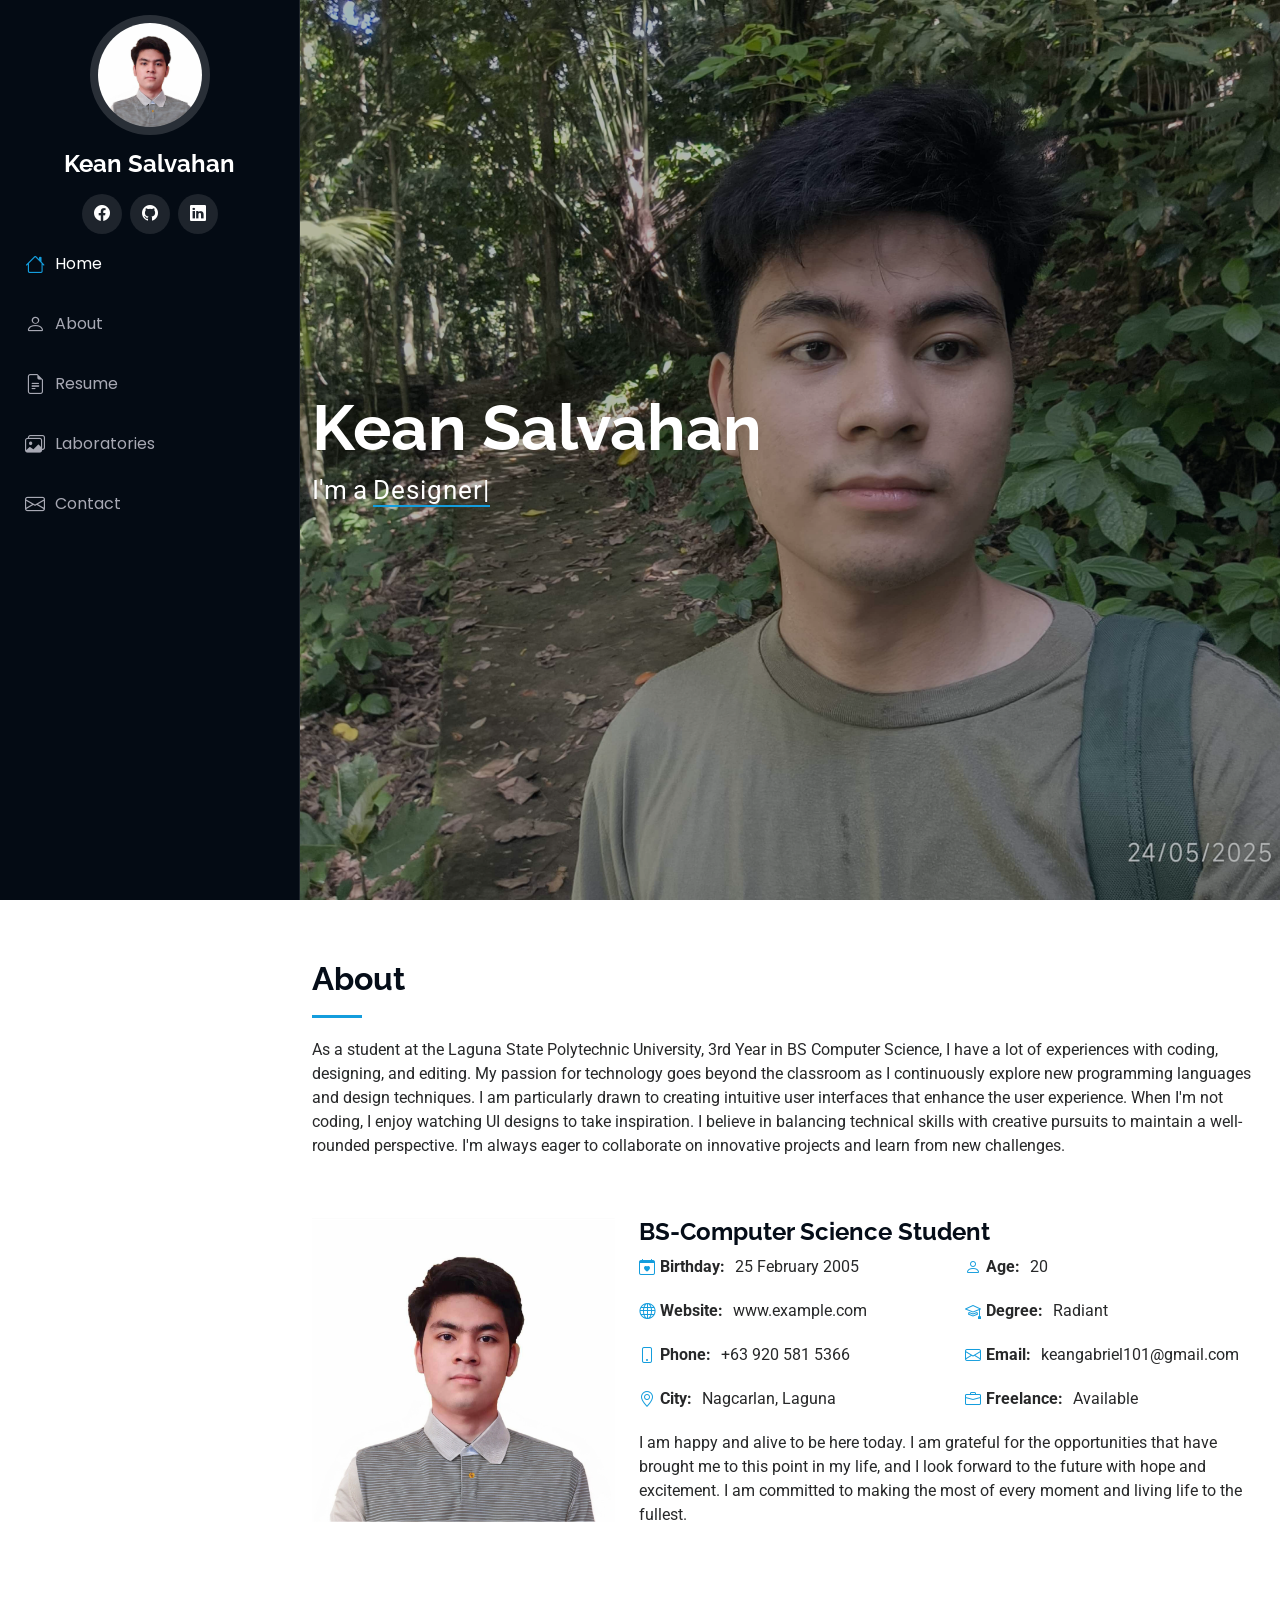
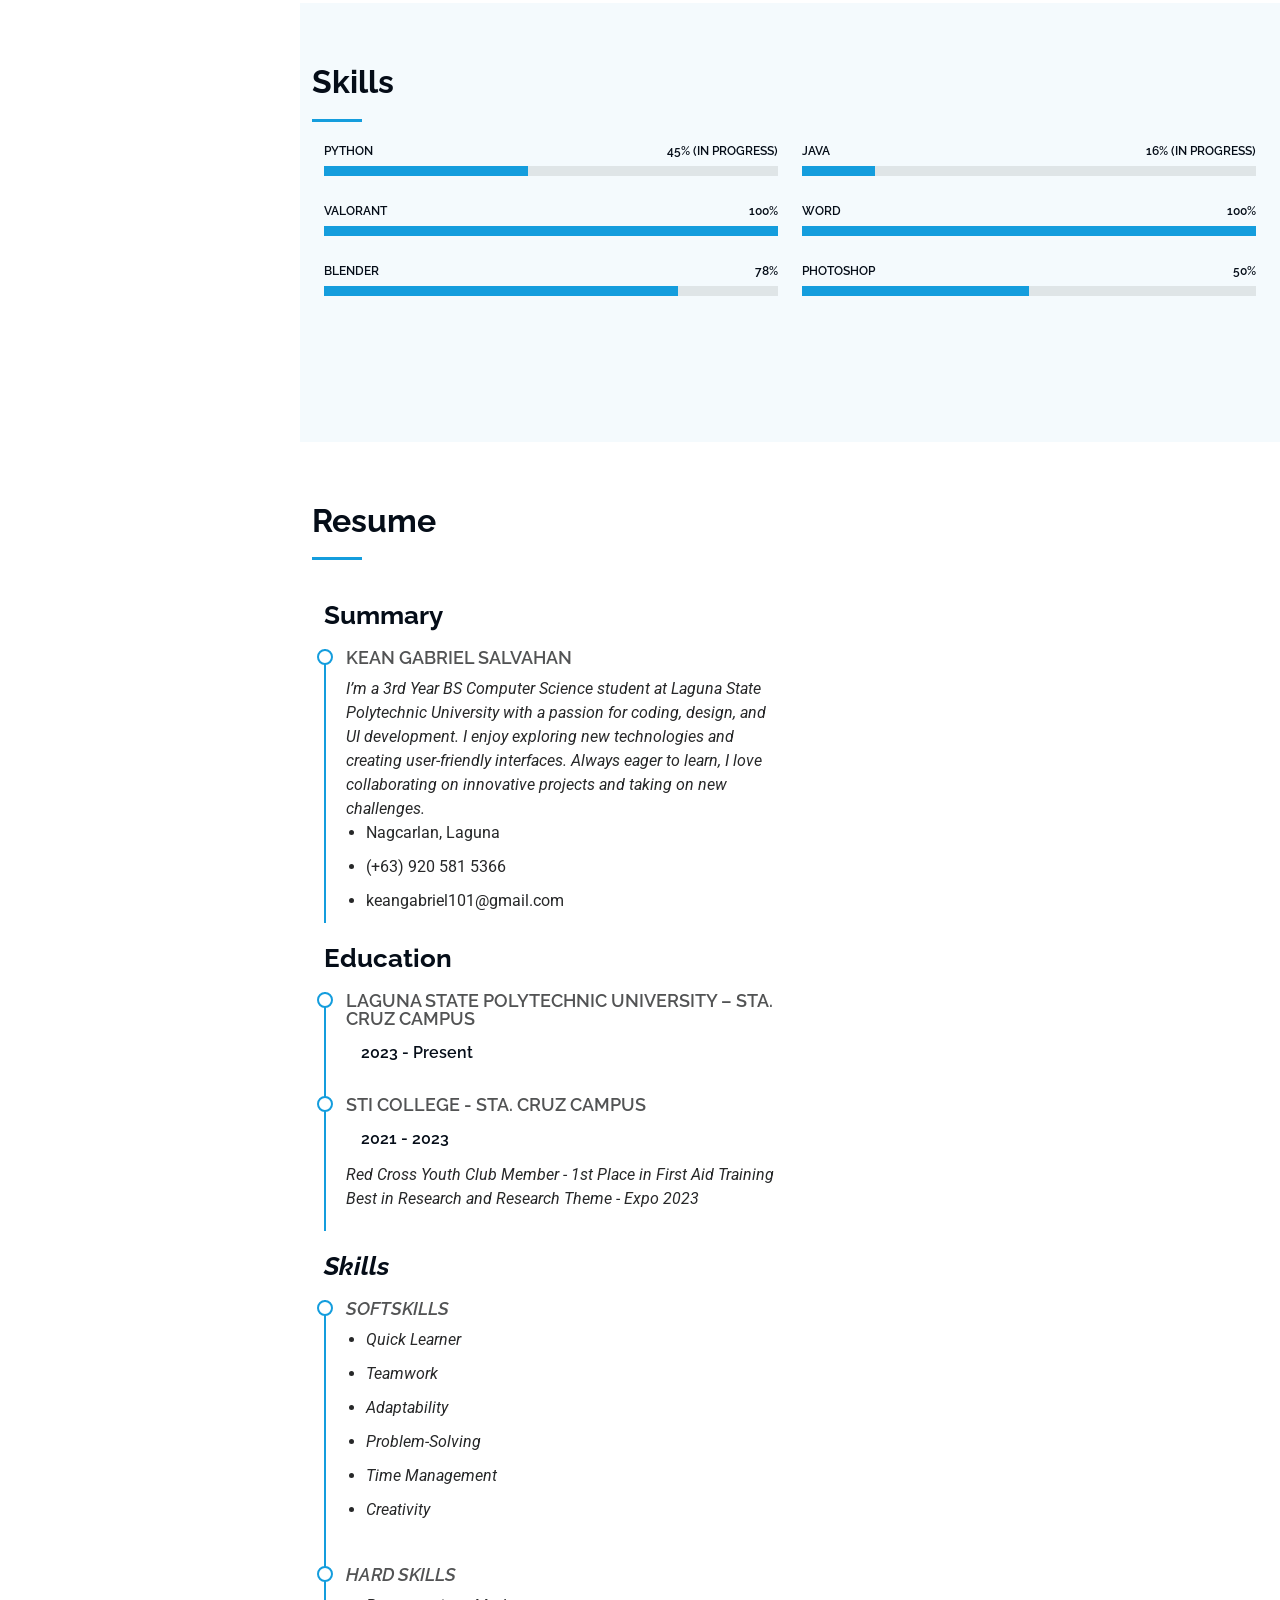
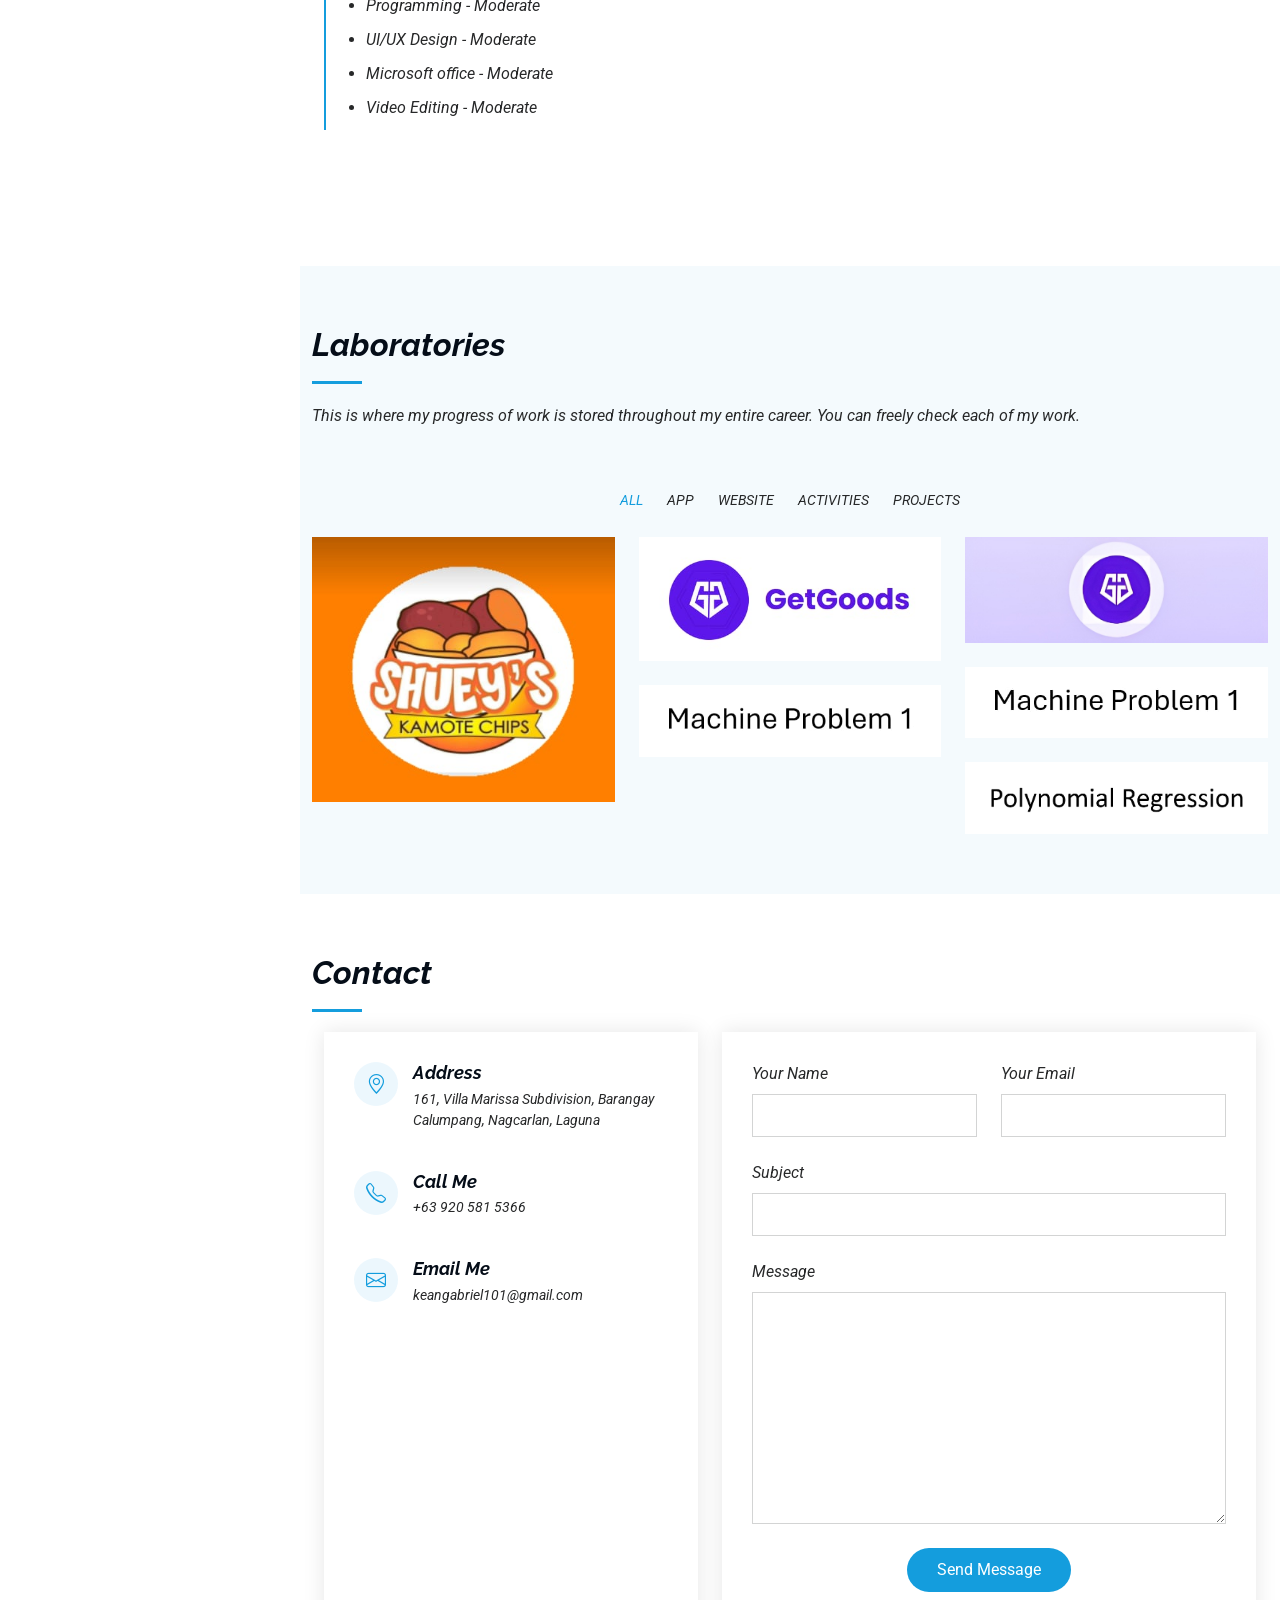
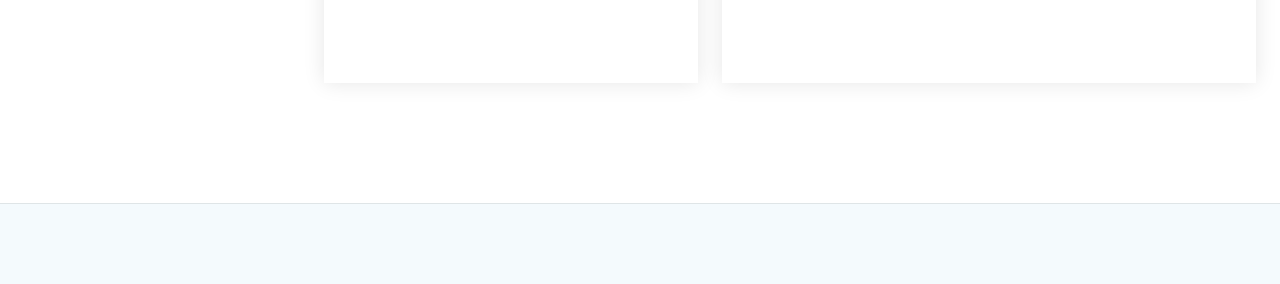
<file: index.html>
<!DOCTYPE html>
<html lang="en">

<head>
  <meta charset="utf-8">
  <meta content="width=device-width, initial-scale=1.0" name="viewport">
  <title>Kean Salvahan Portfolio</title>
  <meta content="" name="description">
  <meta content="" name="keywords">

  <!-- Favicons -->
  <link href="assets/img/favicon.png" rel="icon">
  <link href="assets/img/apple-touch-icon.png" rel="apple-touch-icon">

  <!-- Fonts -->
  <link href="https://fonts.googleapis.com" rel="preconnect">
  <link href="https://fonts.gstatic.com" rel="preconnect" crossorigin>
  <link href="https://fonts.googleapis.com/css2?family=Roboto:ital,wght@0,100;0,300;0,400;0,500;0,700;0,900;1,100;1,300;1,400;1,500;1,700;1,900&family=Poppins:ital,wght@0,100;0,200;0,300;0,400;0,500;0,600;0,700;0,800;0,900;1,100;1,200;1,300;1,400;1,500;1,600;1,700;1,800;1,900&family=Raleway:ital,wght@0,100;0,200;0,300;0,400;0,500;0,600;0,700;0,800;0,900;1,100;1,200;1,300;1,400;1,500;1,600;1,700;1,800;1,900&display=swap" rel="stylesheet">

  <!-- Vendor CSS Files -->
  <link href="assets/vendor/bootstrap/css/bootstrap.min.css" rel="stylesheet">
  <link href="assets/vendor/bootstrap-icons/bootstrap-icons.css" rel="stylesheet">
  <link href="assets/vendor/aos/aos.css" rel="stylesheet">
  <link href="assets/vendor/glightbox/css/glightbox.min.css" rel="stylesheet">
  <link href="assets/vendor/swiper/swiper-bundle.min.css" rel="stylesheet">

  <!-- Main CSS File -->
  <link href="assets/css/main.css" rel="stylesheet">

  <!-- =======================================================
  * Template Name: iPortfolio
  * Template URL: https://bootstrapmade.com/iportfolio-bootstrap-portfolio-websites-template/
  * Updated: Jun 29 2024 with Bootstrap v5.3
  * Author: BootstrapMade.com
  * License: https://bootstrapmade.com/license/
  ======================================================== -->
  
  <!-- Added for CSST102-3B-AY2526 project -->
  <!-- New laboratory activity added -->
</head>

<body class="index-page">

  <header id="header" class="header dark-background d-flex flex-column">
    <i class="header-toggle d-xl-none bi bi-list"></i>

    <div class="profile-img">
      <img src="assets/img/pogi1.png" alt="" class="img-fluid rounded-circle">
    </div>

    <a href="index.html" class="logo d-flex align-items-center justify-content-center">
      <!-- Uncomment the line below if you also wish to use an image logo -->
      <!-- <img src="assets/img/logo.png" alt=""> -->
      <h1 class="sitename">Kean Salvahan</h1>
    </a>

    <div class="social-links text-center">
      
      <a href="https://www.facebook.com/knslvhn" class="facebook"><i class="bi bi-facebook"></i></a>
      <a href="https://github.com/kenji0011" class="github"><i class="bi bi-github"></i></a>
      <a href="https://www.linkedin.com/in/salvahan-kean-gabriel-e-06760537b" class="linkedin"><i class="bi bi-linkedin"></i></a>
    </div>

    <!-- NAVIGATION MENU-->
    <nav id="navmenu" class="navmenu">
      <ul>
        <li><a href="#hero" class="active"><i class="bi bi-house navicon"></i>Home</a></li>
        <li><a href="#about"><i class="bi bi-person navicon"></i> About</a></li>
        <li><a href="#resume"><i class="bi bi-file-earmark-text navicon"></i> Resume</a></li>
        <li><a href="#portfolio"><i class="bi bi-images navicon"></i> Laboratories</a></li>
        <!-- Removed Projects from navmenu -->
        <li><a href="#contact"><i class="bi bi-envelope navicon"></i> Contact</a></li>
      </ul>
    </nav>

  </header>

  <main class="main">

    <!-- Hero Section -->
    <section id="hero" class="hero section dark-background">

      <img src="assets/img/pogi3.jpg" alt="" data-aos="fade-in" class="">

      <div class="container" data-aos="fade-up" data-aos-delay="100">
        <h2>Kean Salvahan</h2>
        <p>I'm a <span class="typed" data-typed-items="Designer, Developer, Gamer, Photographer">Designer</span><span class="typed-cursor typed-cursor--blink" aria-hidden="true"></span><span class="typed-cursor typed-cursor--blink" aria-hidden="true"></span></p>
      </div>

    </section><!-- /Hero Section -->

    <!-- About Section -->
    <section id="about" class="about section">
      <div class="container section-title" data-aos="fade-up">
        <h2>About</h2>
        <p>As a student at the Laguna State Polytechnic University, 3rd Year in BS Computer Science, I have a lot of experiences with coding, designing, and editing. 

My passion for technology goes beyond the classroom as I continuously explore new programming languages and design techniques. I am particularly drawn to creating intuitive user interfaces that enhance the user experience.

When I'm not coding, I enjoy watching UI designs to take inspiration. I believe in balancing technical skills with creative pursuits to maintain a well-rounded perspective.

I'm always eager to collaborate on innovative projects and learn from new challenges.</p>
      </div><!-- End Section Title -->

      <div class="container" data-aos="fade-up" data-aos-delay="100">
        <div class="about-card">
          <div class="row gy-4 justify-content-center">
            <div class="col-lg-4 profile-img">
              <img src="assets/img/pogi1.png" class="img-fluid" alt="Profile">
            </div>
            <div class="col-lg-8 content">
              <h2>BS-Computer Science Student</h2>
              <div class="row">
                <div class="col-lg-6">
                  <ul>
                    <li><i class="bi bi-calendar-heart"></i> <strong>Birthday: </strong> <span> 25 February 2005</span></li>
                    <li><i class="bi bi-globe"></i> <strong>Website: </strong> <span> www.example.com</span></li>
                    <li><i class="bi bi-phone"></i> <strong>Phone: </strong> <span> +63 920 581 5366</span></li>
                    <li><i class="bi bi-geo-alt"></i> <strong>City: </strong> <span> Nagcarlan, Laguna</span></li>
                  </ul>
                </div>
                <div class="col-lg-6">
                  <ul>
                    <li><i class="bi bi-person"></i> <strong>Age:</strong> <span> 20</span></li>
                    <li><i class="bi bi-mortarboard"></i> <strong>Degree:</strong> <span> Radiant</span></li>
                    <li><i class="bi bi-envelope"></i> <strong>Email:</strong> <span> keangabriel101@gmail.com</span></li>
                    <li><i class="bi bi-briefcase"></i> <strong>Freelance:</strong> <span> Available</span></li>
                  </ul>
                </div>
              </div>
              <p>
                I am happy and alive to be here today. I am grateful for the opportunities that have brought me to this point in my life, and I look forward to the future with hope and excitement. I am committed to making the most of every moment and living life to the fullest.
              </p>
            </div>
          </div>
        </div>
      </div>
    </section><!-- /About Section -->

    <!-- Stats Section -->
    

    <!-- Skills Section -->
    <section id="skills" class="skills section light-background">

      <!-- Section Title -->
      <div class="container section-title" data-aos="fade-up">
        <h2>Skills</h2>
        
      <!-- End Section Title -->

      <div class="container" data-aos="fade-up" data-aos-delay="100">

        <div class="row skills-content skills-animation">

          <div class="col-lg-6">

            <div class="progress">
              <span class="skill"><span>Python</span> <i class="val">45% (In Progress)</i></span>
              <div class="progress-bar-wrap">
                <div class="progress-bar" role="progressbar" aria-valuenow="45" aria-valuemin="0" aria-valuemax="100"></div>
              </div>
            </div><!-- End Skills Item -->

            <div class="progress">
              <span class="skill"><span>Valorant</span> <i class="val">100%</i></span>
              <div class="progress-bar-wrap">
                <div class="progress-bar" role="progressbar" aria-valuenow="100" aria-valuemin="0" aria-valuemax="100"></div>
              </div>
            </div><!-- End Skills Item -->

            <div class="progress">
              <span class="skill"><span>Blender</span> <i class="val">78%</i></span>
              <div class="progress-bar-wrap">
                <div class="progress-bar" role="progressbar" aria-valuenow="78" aria-valuemin="0" aria-valuemax="100"></div>
              </div>
            </div><!-- End Skills Item -->

          </div>

          <div class="col-lg-6">

            <div class="progress">
              <span class="skill"><span>Java</span> <i class="val">16% (In Progress)</i></span>
              <div class="progress-bar-wrap">
                <div class="progress-bar" role="progressbar" aria-valuenow="16" aria-valuemin="0" aria-valuemax="100"></div>
              </div>
            </div><!-- End Skills Item -->

            <div class="progress">
              <span class="skill"><span>Word</span> <i class="val">100%</i></span>
              <div class="progress-bar-wrap">
                <div class="progress-bar" role="progressbar" aria-valuenow="100" aria-valuemin="0" aria-valuemax="100"></div>
              </div>
            </div><!-- End Skills Item -->

            <div class="progress">
              <span class="skill"><span>Photoshop</span> <i class="val">50%</i></span>
              <div class="progress-bar-wrap">
                <div class="progress-bar" role="progressbar" aria-valuenow="50" aria-valuemin="0" aria-valuemax="100"></div>
              </div>
            </div><!-- End Skills Item -->

          </div>

        </div>

      </div>

    </section><!-- /Skills Section -->

    <!-- Resume Section -->
    <section id="resume" class="resume section">

      <!-- Section Title -->
      <div class="container section-title" data-aos="fade-up">
        <h2>Resume</h2>
        <!-- End Section Title -->

      <div class="container">

        <div class="row">

          <div class="col-lg-6" data-aos="fade-up" data-aos-delay="100">
            <h3 class="resume-title">Summary</h3>

            <div class="resume-item pb-0">
              <h4>Kean Gabriel Salvahan</h4>
              <p><em>I’m a 3rd Year BS Computer Science student at Laguna State Polytechnic University with a passion for coding, design, and UI development. I enjoy exploring new technologies and creating user-friendly interfaces. Always eager to learn, I love collaborating on innovative projects and taking on new challenges.</em></p>
              <ul>
                <li>Nagcarlan, Laguna</li>
                <li>(+63) 920 581 5366</li>
                <li>keangabriel101@gmail.com</li>
              </ul>
            </div><!-- Edn Resume Item -->

            <h3 class="resume-title">Education</h3>
            <div class="resume-item">
              <h4>Laguna State Polytechnic University – Sta. Cruz Campus</h4>
              <h5>2023 - Present</h5>
              
            </div><!-- Edn Resume Item -->

            <div class="resume-item">
              <h4>STI College - Sta. Cruz Campus</h4>
              <h5>2021 - 2023</h5>
              <p><em>Red Cross Youth Club Member - 1st Place in First Aid Training
              <br>Best in Research and Research Theme - Expo 2023</p>
            </div><!-- Edn Resume Item -->

          </div>

          <div class="col-lg-6" data-aos="fade-up" data-aos-delay="200">
            <h3 class="resume-title">Skills</h3>
            <div class="resume-item">
              <h4>SoftSkills</h4>
              
              <ul>
                <li>Quick Learner</li>
                <li>Teamwork</li>
                <li>Adaptability</li>
                <li>Problem-Solving</li>
                <li>Time Management</li>
                <li>Creativity</li>

            
              </ul>
            </div><!-- Edn Resume Item -->

            <div class="resume-item">
              <h4>Hard Skills</h4>
              
              
              <ul>
                <li>Programming - Moderate</li>
                <li>UI/UX Design - Moderate</li>
                <li>Microsoft office - Moderate</li>
                <li>Video Editing - Moderate</li>
                
              </ul>
            </div><!-- Edn Resume Item -->

          </div>

        </div>

      </div>

    </section><!-- /Resume Section -->

    <!-- Portfolio Section -->
    <section id="portfolio" class="portfolio section light-background">

      <!-- Removed Projects Section -->

      <!-- Section Title -->
      <div class="container section-title" data-aos="fade-up">
        <h2>Laboratories</h2>
        <p>This is where my progress of work is stored throughout my entire career. You can freely check each of my work.</p>
      </div><!-- End Section Title -->

      <div class="container">

        <div class="isotope-layout" data-default-filter="*" data-layout="masonry" data-sort="original-order">

          <ul class="portfolio-filters isotope-filters" data-aos="fade-up" data-aos-delay="100">
            <li data-filter="*" class="filter-active">All</li>
            <li data-filter=".filter-app">App</li>
            <li data-filter=".filter-website">Website</li>
            <li data-filter=".filter-activities">Activities</li>
            <li data-filter=".filter-projects">Projects</li>
          </ul><!-- End Portfolio Filters -->

          <div class="row gy-4 isotope-container" data-aos="fade-up" data-aos-delay="200">

            <div class="col-lg-4 col-md-6 portfolio-item isotope-item filter-projects">
              <div class="portfolio-content h-100">
                <img src="assets/img/shueyschips.jpg" class="img-fluid" alt="">
                <div class="portfolio-info">
                  <h4>Projects</h4>
                  <p>Shuey's Kamote Chips</p>
                  <a href="assets/img/shueyschips.jpg" title="Shuey's kamote Chips - Windows Forms" data-gallery="portfolio-gallery-product" class="glightbox preview-link"><i class="bi bi-zoom-in"></i></a>
                  <a href="shueyschips.html" title="Shuey's Kamote Chips Details" class="details-link"><i class="bi bi-link-45deg"></i></a>
                </div>
              </div>
            </div><!-- End Portfolio Item -->

            <div class="col-lg-4 col-md-6 portfolio-item isotope-item filter-website">
              <div class="portfolio-content h-100">
                <img src="assets/img/getgoodsapp.jpg" class="img-fluid" alt="">
                <div class="portfolio-info">
                  <h4>Website</h4>
                  <p>GetGoods Shopping</p>
                  <a href="assets/img/getgoodsapp.jpg" title="Website: GetGoods E-Commerce" data-gallery="portfolio-gallery-app" class="glightbox preview-link"><i class="bi bi-zoom-in"></i></a>
                  <a href="portfolio-details.html" title="More Details" class="details-link"><i class="bi bi-link-45deg"></i></a>
                </div>
              </div>
            </div><!-- End Portfolio Item -->

            <div class="col-lg-4 col-md-6 portfolio-item isotope-item filter-app">
              <div class="portfolio-content h-100">
                <img src="assets/img/ggm.jpg" class="img-fluid" alt="">
                <div class="portfolio-info">
                  <h4>App </h4>
                  <p>GetGoods Mobile App</p>
                  <a href="assets/img/portfolio/branding-1.jpg" title="Branding 1" data-gallery="portfolio-gallery-branding" class="glightbox preview-link"><i class="bi bi-zoom-in"></i></a>
                  <a href="mobileapp.html" title="More Details" class="details-link"><i class="bi bi-link-45deg"></i></a>
                </div>
              </div>
            </div><!-- End Portfolio Item -->


            <div class="col-lg-4 col-md-6 portfolio-item isotope-item filter-activities">
    <div class="portfolio-content h-100">
      <img src="assets/img/mp1.jpg" class="img-fluid" alt="Activities">
      <div class="portfolio-info">
        <h4>Activities</h4>
        <p>CSST101-3B-AY2526</p>
        <a href="assets/img/mp1.jpg" title="Machine Problem 1 - Google Colab" data-gallery="portfolio-gallery-activities" class="glightbox preview-link"><i class="bi bi-zoom-in"></i></a>
        <a href="https://github.com/kenji0011/CSST101-3B-AY2526.git" title="More Details" class="details-link"><i class="bi bi-link-45deg"></i></a>
      </div>
    </div>
  </div><!-- End Portfolio Item -->

            <div class="col-lg-4 col-md-6 portfolio-item isotope-item filter-activities">
    <div class="portfolio-content h-100">
      <img src="assets/img/mp1.jpg" class="img-fluid" alt="Activities">
      <div class="portfolio-info">
        <h4>Activities</h4>
        <p>CSST102-3B-AY2526</p>
        <a href="assets/img/mp1.jpg" title="Machine Problem 1 - Google Colab " data-gallery="portfolio-gallery-activities" class="glightbox preview-link"><i class="bi bi-zoom-in"></i></a>
        <a href="https://github.com/kenji0011/CSST102-3B-AY2526.git" title="More Details" class="details-link"><i class="bi bi-link-45deg"></i></a>
      </div>
    </div>
  </div><!-- End Portfolio Item -->

          <div class="col-lg-4 col-md-6 portfolio-item isotope-item filter-activities">
    <div class="portfolio-content h-100">
      <img src="assets/img/poly.jpg" class="img-fluid" alt="Activities">
      <div class="portfolio-info">
        <h4>Activities</h4>
        <p>CSST102-3B-AY2526</p>
        <a href="assets/img/poly.jpg" title="Topic 3 - Polynomial Regression" data-gallery="portfolio-gallery-activities" class="glightbox preview-link"><i class="bi bi-zoom-in"></i></a>
        <a href="https://github.com/kenji0011/CSST102-3B-AY2526.git" title="More Details" class="details-link"><i class="bi bi-link-45deg"></i></a>
      </div>
    </div>
  </div>



          </div><!-- End Portfolio Container -->

        </div>

      </div>

    </section><!-- /Portfolio Section -->

    

    
    <!-- Contact Section -->
    <section id="contact" class="contact section">

      <!-- Section Title -->
      <div class="container section-title" data-aos="fade-up">
        <h2>Contact</h2>
        <!-- End Section Title -->

      <div class="container" data-aos="fade-up" data-aos-delay="100">

        <div class="row gy-4">

          <div class="col-lg-5">

            <div class="info-wrap">
              <div class="info-item d-flex" data-aos="fade-up" data-aos-delay="200">
                <i class="bi bi-geo-alt flex-shrink-0"></i>
                <div>
                  <h3>Address</h3>
                  <p>161, Villa Marissa Subdivision, Barangay Calumpang, Nagcarlan, Laguna</p>
                </div>
              </div><!-- End Info Item -->

              <div class="info-item d-flex" data-aos="fade-up" data-aos-delay="300">
                <i class="bi bi-telephone flex-shrink-0"></i>
                <div>
                  <h3>Call Me</h3>
                  <p>+63 920 581 5366</p>
                </div>
              </div><!-- End Info Item -->

              <div class="info-item d-flex" data-aos="fade-up" data-aos-delay="400">
                <i class="bi bi-envelope flex-shrink-0"></i>
                <div>
                  <h3>Email Me</h3>
                  <p>keangabriel101@gmail.com</p>
                </div>
              </div><!-- End Info Item -->

              <iframe src="https://www.google.com/maps/embed?pb=!3m2!1sen!2sph!4v1756984871129!5m2!1sen!2sph!6m8!1m7!1s6NXMjy9i1Hknrg_873xQPg!2m2!1d14.19639685325238!2d121.3987147015894!3f160.9068512809231!4f-25.215870312316284!5f0.7820865974627469" width="400" height="300" style="border:0;" allowfullscreen="" loading="lazy" referrerpolicy="no-referrer-when-downgrade"></iframe>
              
            </div>
          </div>

          <div class="col-lg-7">
            <form action="forms/contact.php" method="post" class="php-email-form" data-aos="fade-up" data-aos-delay="200">
              <div class="row gy-4">

                <div class="col-md-6">
                  <label for="name-field" class="pb-2">Your Name</label>
                  <input type="text" name="name" id="name-field" class="form-control" required="">
                </div>

                <div class="col-md-6">
                  <label for="email-field" class="pb-2">Your Email</label>
                  <input type="email" class="form-control" name="email" id="email-field" required="">
                </div>

                <div class="col-md-12">
                  <label for="subject-field" class="pb-2">Subject</label>
                  <input type="text" class="form-control" name="subject" id="subject-field" required="">
                </div>

                <div class="col-md-12">
                  <label for="message-field" class="pb-2">Message</label>
                  <textarea class="form-control" name="message" rows="10" id="message-field" required=""></textarea>
                </div>

                <div class="col-md-12 text-center">
                  <div class="loading">Loading</div>
                  <div class="error-message"></div>
                  <div class="sent-message">Your message has been sent. Thank you!</div>

                  <button type="submit">Send Message</button>
                </div>

              </div>
            </form>
          </div><!-- End Contact Form -->

        </div>

      </div>

    </section><!-- /Contact Section -->

  </main>

  <footer id="footer" class="footer position-relative light-background">
<!---
    <div class="container">
      <div class="copyright text-center ">
        <p>© <span>Copyright</span> <strong class="px-1 sitename">iPortfolio</strong> <span>All Rights Reserved</span></p>
      </div>
      <div class="credits">
        All the links in the footer should remain intact. 
         You can delete the links only if you've purchased the pro version. 
         Licensing information: https://bootstrapmade.com/license/ 
         Purchase the pro version with working PHP/AJAX contact form: [buy-url] 
        Designed by <a href="https://bootstrapmade.com/">BootstrapMade</a> Distributed by <a href="https://themewagon.com">ThemeWagon</a>
      </div>
    </div>

  </footer>
-->

  <!-- Scroll Top -->
  <a href="#" id="scroll-top" class="scroll-top d-flex align-items-center justify-content-center"><i class="bi bi-arrow-up-short"></i></a>

  <!-- Preloader -->
  <div id="preloader"></div>

  <!-- Vendor JS Files -->
  <script src="assets/vendor/bootstrap/js/bootstrap.bundle.min.js"></script>
  <script src="assets/vendor/php-email-form/validate.js"></script>
  <script src="assets/vendor/aos/aos.js"></script>
  <script src="assets/vendor/typed.js/typed.umd.js"></script>
  <script src="assets/vendor/purecounter/purecounter_vanilla.js"></script>
  <script src="assets/vendor/waypoints/noframework.waypoints.js"></script>
  <script src="assets/vendor/glightbox/js/glightbox.min.js"></script>
  <script src="assets/vendor/imagesloaded/imagesloaded.pkgd.min.js"></script>
  <script src="assets/vendor/isotope-layout/isotope.pkgd.min.js"></script>
  <script src="assets/vendor/swiper/swiper-bundle.min.js"></script>

  <!-- Main JS File -->
  <script src="assets/js/main.js"></script>

</body>

</html>
</file>
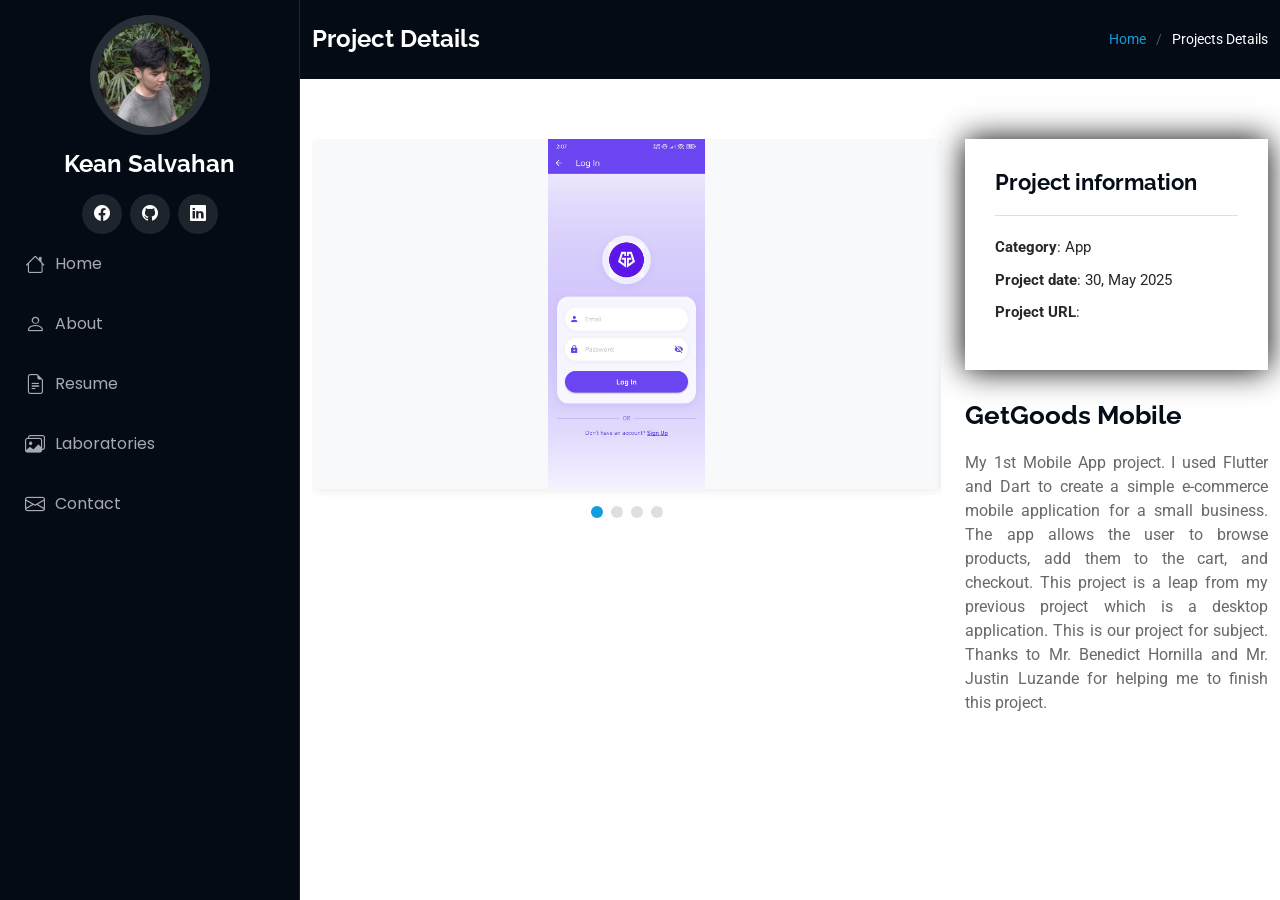
<file: mobileapp.html>
<!DOCTYPE html>
<html lang="en">

<head>
  <meta charset="utf-8">
  <meta content="width=device-width, initial-scale=1.0" name="viewport">
  <title>Projects </title>
  <meta content="" name="description">
  <meta content="" name="keywords">

  <!-- Favicons -->
  <link href="assets/img/favicon.png" rel="icon">
  <link href="assets/img/apple-touch-icon.png" rel="apple-touch-icon">

  <!-- Fonts -->
  <link href="https://fonts.googleapis.com" rel="preconnect">
  <link href="https://fonts.gstatic.com" rel="preconnect" crossorigin>
  <link href="https://fonts.googleapis.com/css2?family=Roboto:ital,wght@0,100;0,300;0,400;0,500;0,700;0,900;1,100;1,300;1,400;1,500;1,700;1,900&family=Poppins:ital,wght@0,100;0,200;0,300;0,400;0,500;0,600;0,700;0,800;0,900;1,100;1,200;1,300;1,400;1,500;1,600;1,700;1,800;1,900&family=Raleway:ital,wght@0,100;0,200;0,300;0,400;0,500;0,600;0,700;0,800;0,900;1,100;1,200;1,300;1,400;1,500;1,600;1,700;1,800;1,900&display=swap" rel="stylesheet">

  <!-- Vendor CSS Files -->
  <link href="assets/vendor/bootstrap/css/bootstrap.min.css" rel="stylesheet">
  <link href="assets/vendor/bootstrap-icons/bootstrap-icons.css" rel="stylesheet">
  <link href="assets/vendor/aos/aos.css" rel="stylesheet">
  <link href="assets/vendor/glightbox/css/glightbox.min.css" rel="stylesheet">
  <link href="assets/vendor/swiper/swiper-bundle.min.css" rel="stylesheet">

  <!-- Main CSS File -->
  <link href="assets/css/main.css" rel="stylesheet">

  <!-- =======================================================
  * Template Name: iPortfolio
  * Template URL: https://bootstrapmade.com/iportfolio-bootstrap-portfolio-websites-template/
  * Updated: Jun 29 2024 with Bootstrap v5.3.3
  * Author: BootstrapMade.com
  * License: https://bootstrapmade.com/license/
  ======================================================== -->
</head>

<body class="portfolio-details-page">

  <header id="header" class="header dark-background d-flex flex-column">
    <i class="header-toggle d-xl-none bi bi-list"></i>

    <div class="profile-img">
      <img src="assets/img/pogi.jpg" alt="" class="img-fluid rounded-circle">
    </div>

    <a href="index.html" class="logo d-flex align-items-center justify-content-center">
      <!-- Uncomment the line below if you also wish to use an image logo -->
      <!-- <img src="assets/img/logo.png" alt=""> -->
      <h1 class="sitename">Kean Salvahan</h1>
    </a>

    <div class="social-links text-center">
      
      <a href="https://www.facebook.com/knslvhn" class="facebook"><i class="bi bi-facebook"></i></a>
      <a href="https://github.com/kenji0011" class="github"><i class="bi bi-github"></i></a>
      <a href="https://www.linkedin.com/in/salvahan-kean-gabriel-e-06760537b" class="linkedin"><i class="bi bi-linkedin"></i></a>
    </div>

    <nav id="navmenu" class="navmenu">
      <ul>
        <li><a href="#hero"><i class="bi bi-house navicon"></i>Home</a></li>
        <li><a href="#about"><i class="bi bi-person navicon"></i> About</a></li>
        <li><a href="#resume"><i class="bi bi-file-earmark-text navicon"></i> Resume</a></li>
        <li><a href="#portfolio"><i class="bi bi-images navicon"></i> Laboratories</a></li>
        
        <li><a href="#contact"><i class="bi bi-envelope navicon"></i> Contact</a></li>
      </ul>
    </nav>

  </header>

  <main class="main">

    <!-- Page Title -->
    <div class="page-title dark-background">
      <div class="container d-lg-flex justify-content-between align-items-center">
        <h1 class="mb-2 mb-lg-0">Project Details</h1>
        <nav class="breadcrumbs">
          <ol>
            <li><a href="index.html">Home</a></li>
            <li class="current">Projects Details</li>
          </ol>
        </nav>
      </div>
    </div><!-- End Page Title -->

    <!-- Portfolio Details Section -->
    <section id="portfolio-details" class="portfolio-details section">

      <div class="container" data-aos="fade-up" data-aos-delay="100">

        <div class="row gy-4">

          <div class="col-lg-8">
            <div class="portfolio-details-slider swiper init-swiper">

              <script type="application/json" class="swiper-config">
                {
                  "loop": true,
                  "speed": 600,
                  "autoplay": {
                    "delay": 5000
                  },
                  "slidesPerView": "auto",
                  "pagination": {
                    "el": ".swiper-pagination",
                    "type": "bullets",
                    "clickable": true
                  }
                }
              </script>

              <div class="swiper-wrapper align-items-center">

                <div class="swiper-slide">
                  <img src="assets/img/login.jpg" alt="">
                </div>

                <div class="swiper-slide">
                  <img src="assets/img/landing.jpg" alt="">
                </div>

                <div class="swiper-slide">
                  <img src="assets/img/acc.jpg" alt="">
                </div>

                <div class="swiper-slide">
                  <img src="assets/img/category.jpg" alt="">
                </div>

              </div>
              <div class="swiper-pagination"></div>
            </div>
          </div>

          <div class="col-lg-4">
            <div class="portfolio-info" data-aos="fade-up" data-aos-delay="200">
              <h3>Project information</h3>
              <ul>
                <li><strong>Category</strong>: App</li>
                
                <li><strong>Project date</strong>: 30, May 2025</li>
                <li><strong>Project URL</strong>: <a href="#"></a></li>
              </ul>
            </div>
            <div class="portfolio-description" data-aos="fade-up" data-aos-delay="300">
              <h2>GetGoods Mobile</h2>
              <p>
                My 1st Mobile App project. I used Flutter and Dart to create a simple e-commerce mobile application for a small business. The app allows the user to browse products, add them to the cart, and checkout. This project is a leap from my previous project which is a desktop application. This is our project for subject. Thanks to Mr. Benedict Hornilla and Mr. Justin Luzande for helping me to finish this project.
              </p>
            </div>
          </div>

        </div>

      </div>

    </section><!-- /Portfolio Details Section -->

  </main>

  <!-- Scroll Top -->
  <a href="#" id="scroll-top" class="scroll-top d-flex align-items-center justify-content-center"><i class="bi bi-arrow-up-short"></i></a>

  <!-- Preloader -->
  <div id="preloader"></div>

  <!-- Vendor JS Files -->
  <script src="assets/vendor/bootstrap/js/bootstrap.bundle.min.js"></script>
  <script src="assets/vendor/php-email-form/validate.js"></script>
  <script src="assets/vendor/aos/aos.js"></script>
  <script src="assets/vendor/typed.js/typed.umd.js"></script>
  <script src="assets/vendor/purecounter/purecounter_vanilla.js"></script>
  <script src="assets/vendor/waypoints/noframework.waypoints.js"></script>
  <script src="assets/vendor/glightbox/js/glightbox.min.js"></script>
  <script src="assets/vendor/imagesloaded/imagesloaded.pkgd.min.js"></script>
  <script src="assets/vendor/isotope-layout/isotope.pkgd.min.js"></script>
  <script src="assets/vendor/swiper/swiper-bundle.min.js"></script>

  <!-- Main JS File -->
  <script src="assets/js/main.js"></script>

</body>

</html>
</file>
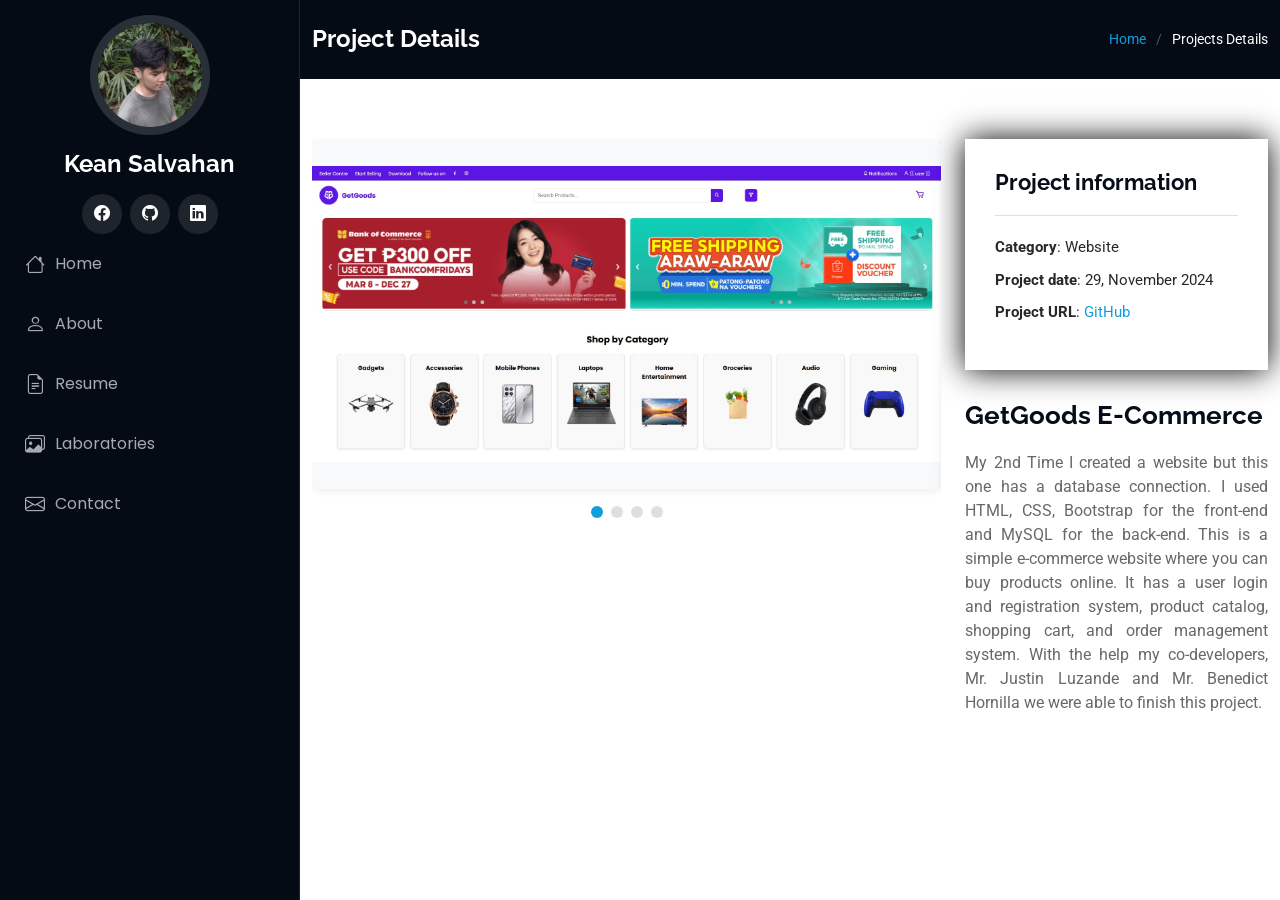
<file: portfolio-details.html>
<!DOCTYPE html>
<html lang="en">

<head>
  <meta charset="utf-8">
  <meta content="width=device-width, initial-scale=1.0" name="viewport">
  <title>Projects </title>
  <meta content="" name="description">
  <meta content="" name="keywords">

  <!-- Favicons -->
  <link href="assets/img/favicon.png" rel="icon">
  <link href="assets/img/apple-touch-icon.png" rel="apple-touch-icon">

  <!-- Fonts -->
  <link href="https://fonts.googleapis.com" rel="preconnect">
  <link href="https://fonts.gstatic.com" rel="preconnect" crossorigin>
  <link href="https://fonts.googleapis.com/css2?family=Roboto:ital,wght@0,100;0,300;0,400;0,500;0,700;0,900;1,100;1,300;1,400;1,500;1,700;1,900&family=Poppins:ital,wght@0,100;0,200;0,300;0,400;0,500;0,600;0,700;0,800;0,900;1,100;1,200;1,300;1,400;1,500;1,600;1,700;1,800;1,900&family=Raleway:ital,wght@0,100;0,200;0,300;0,400;0,500;0,600;0,700;0,800;0,900;1,100;1,200;1,300;1,400;1,500;1,600;1,700;1,800;1,900&display=swap" rel="stylesheet">

  <!-- Vendor CSS Files -->
  <link href="assets/vendor/bootstrap/css/bootstrap.min.css" rel="stylesheet">
  <link href="assets/vendor/bootstrap-icons/bootstrap-icons.css" rel="stylesheet">
  <link href="assets/vendor/aos/aos.css" rel="stylesheet">
  <link href="assets/vendor/glightbox/css/glightbox.min.css" rel="stylesheet">
  <link href="assets/vendor/swiper/swiper-bundle.min.css" rel="stylesheet">

  <!-- Main CSS File -->
  <link href="assets/css/main.css" rel="stylesheet">

  <!-- =======================================================
  * Template Name: iPortfolio
  * Template URL: https://bootstrapmade.com/iportfolio-bootstrap-portfolio-websites-template/
  * Updated: Jun 29 2024 with Bootstrap v5.3.3
  * Author: BootstrapMade.com
  * License: https://bootstrapmade.com/license/
  ======================================================== -->
</head>

<body class="portfolio-details-page">

  <header id="header" class="header dark-background d-flex flex-column">
    <i class="header-toggle d-xl-none bi bi-list"></i>

    <div class="profile-img">
      <img src="assets/img/pogi.jpg" alt="" class="img-fluid rounded-circle">
    </div>

    <a href="index.html" class="logo d-flex align-items-center justify-content-center">
      <!-- Uncomment the line below if you also wish to use an image logo -->
      <!-- <img src="assets/img/logo.png" alt=""> -->
      <h1 class="sitename">Kean Salvahan</h1>
    </a>

    <div class="social-links text-center">
      
      <a href="https://www.facebook.com/knslvhn" class="facebook"><i class="bi bi-facebook"></i></a>
      <a href="https://github.com/kenji0011" class="github"><i class="bi bi-github"></i></a>
      <a href="https://www.linkedin.com/in/salvahan-kean-gabriel-e-06760537b" class="linkedin"><i class="bi bi-linkedin"></i></a>
    </div>

    <nav id="navmenu" class="navmenu">
      <ul>
        <li><a href="#hero"><i class="bi bi-house navicon"></i>Home</a></li>
        <li><a href="#about"><i class="bi bi-person navicon"></i> About</a></li>
        <li><a href="#resume"><i class="bi bi-file-earmark-text navicon"></i> Resume</a></li>
        <li><a href="#portfolio"><i class="bi bi-images navicon"></i> Laboratories</a></li>
        
        <li><a href="#contact"><i class="bi bi-envelope navicon"></i> Contact</a></li>
      </ul>
    </nav>

  </header>

  <main class="main">

    <!-- Page Title -->
    <div class="page-title dark-background">
      <div class="container d-lg-flex justify-content-between align-items-center">
        <h1 class="mb-2 mb-lg-0">Project Details</h1>
        <nav class="breadcrumbs">
          <ol>
            <li><a href="index.html">Home</a></li>
            <li class="current">Projects Details</li>
          </ol>
        </nav>
      </div>
    </div><!-- End Page Title -->

    <!-- Portfolio Details Section -->
    <section id="portfolio-details" class="portfolio-details section">

      <div class="container" data-aos="fade-up" data-aos-delay="100">

        <div class="row gy-4">

          <div class="col-lg-8">
            <div class="portfolio-details-slider swiper init-swiper">

              <script type="application/json" class="swiper-config">
                {
                  "loop": true,
                  "speed": 600,
                  "autoplay": {
                    "delay": 5000
                  },
                  "slidesPerView": "auto",
                  "pagination": {
                    "el": ".swiper-pagination",
                    "type": "bullets",
                    "clickable": true
                  }
                }
              </script>

              <div class="swiper-wrapper align-items-center">

                <div class="swiper-slide">
                  <img src="assets/img/dashboard.jpg" alt="">
                </div>

                <div class="swiper-slide">
                  <img src="assets/img/product.png" alt="">
                </div>

                <div class="swiper-slide">
                  <img src="assets/img/users.png" alt="">
                </div>

                <div class="swiper-slide">
                  <img src="assets/img/orders.png" alt="">
                </div>

              </div>
              <div class="swiper-pagination"></div>
            </div>
          </div>

          <div class="col-lg-4">
            <div class="portfolio-info" data-aos="fade-up" data-aos-delay="200">
              <h3>Project information</h3>
              <ul>
                <li><strong>Category</strong>: Website</li>
                
                <li><strong>Project date</strong>: 29, November 2024</li>
                <li><strong>Project URL</strong>: <a href="https://github.com/kenji0011/Projects.git">GitHub</a></li>
              </ul>
            </div>
            <div class="portfolio-description" data-aos="fade-up" data-aos-delay="300">
              <h2>GetGoods E-Commerce</h2>
              <p>
                My 2nd Time I created a website but this one has a database connection. I used HTML, CSS, Bootstrap for the front-end and MySQL for the back-end. This is a simple e-commerce website where you can buy products online. It has a user login and registration system, product catalog, shopping cart, and order management system.
                With the help my co-developers, Mr. Justin Luzande and Mr. Benedict Hornilla we were able to finish this project.
              </p>
            </div>
          </div>

        </div>

      </div>

    </section><!-- /Portfolio Details Section -->

  </main>

  <!-- Scroll Top -->
  <a href="#" id="scroll-top" class="scroll-top d-flex align-items-center justify-content-center"><i class="bi bi-arrow-up-short"></i></a>

  <!-- Preloader -->
  <div id="preloader"></div>

  <!-- Vendor JS Files -->
  <script src="assets/vendor/bootstrap/js/bootstrap.bundle.min.js"></script>
  <script src="assets/vendor/php-email-form/validate.js"></script>
  <script src="assets/vendor/aos/aos.js"></script>
  <script src="assets/vendor/typed.js/typed.umd.js"></script>
  <script src="assets/vendor/purecounter/purecounter_vanilla.js"></script>
  <script src="assets/vendor/waypoints/noframework.waypoints.js"></script>
  <script src="assets/vendor/glightbox/js/glightbox.min.js"></script>
  <script src="assets/vendor/imagesloaded/imagesloaded.pkgd.min.js"></script>
  <script src="assets/vendor/isotope-layout/isotope.pkgd.min.js"></script>
  <script src="assets/vendor/swiper/swiper-bundle.min.js"></script>

  <!-- Main JS File -->
  <script src="assets/js/main.js"></script>

</body>

</html>
</file>
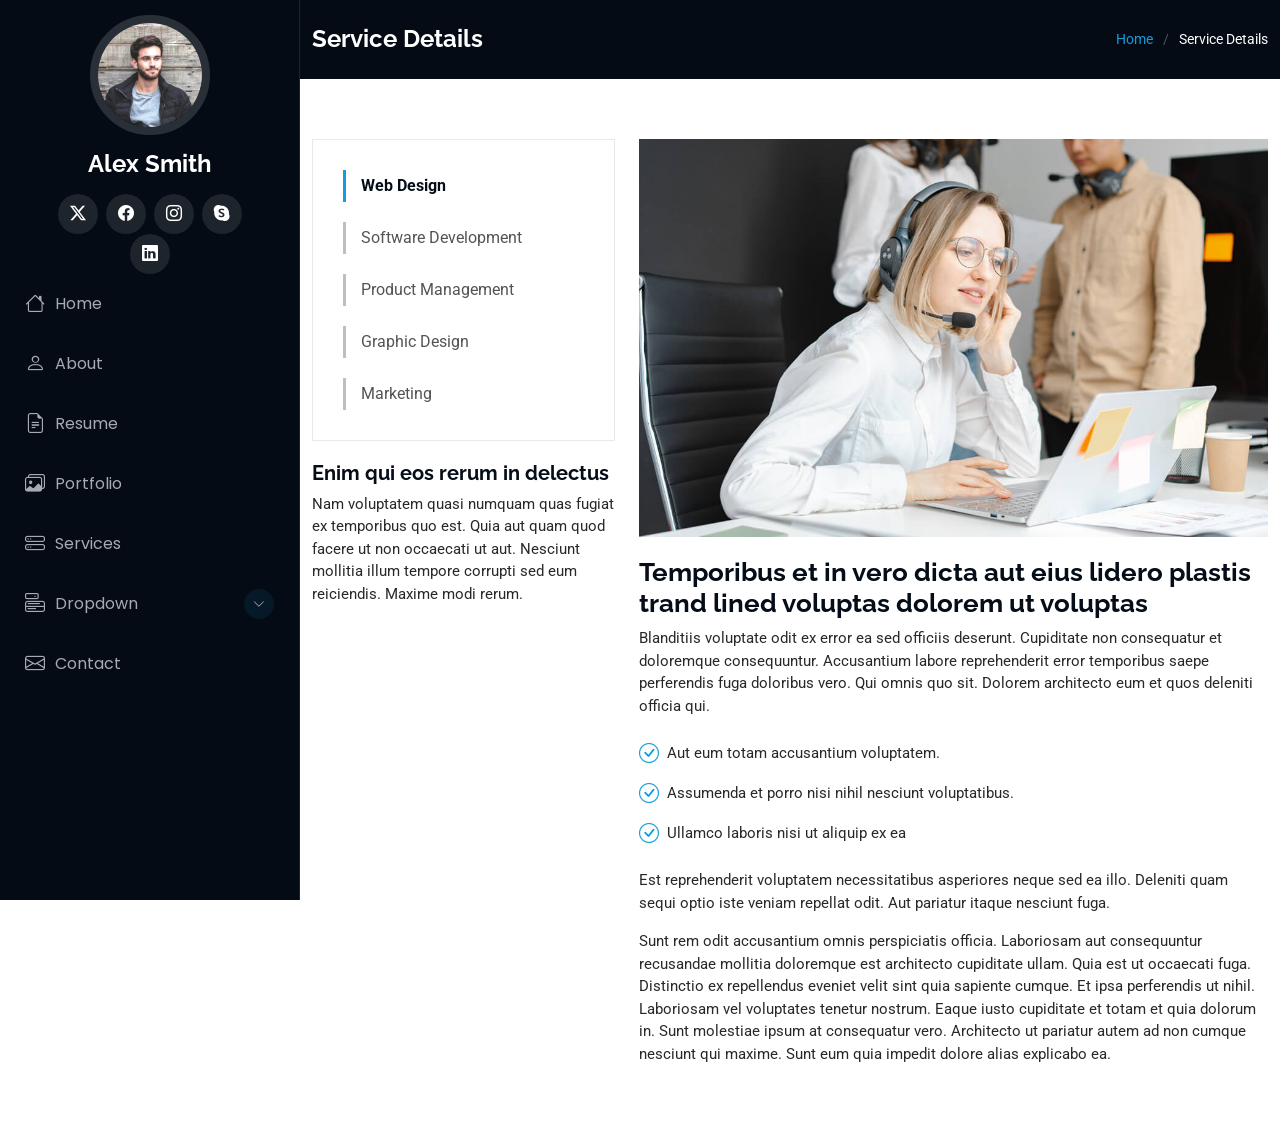
<file: service-details.html>
<!DOCTYPE html>
<html lang="en">

<head>
  <meta charset="utf-8">
  <meta content="width=device-width, initial-scale=1.0" name="viewport">
  <title>Service Details - iPortfolio Bootstrap Template</title>
  <meta content="" name="description">
  <meta content="" name="keywords">

  <!-- Favicons -->
  <link href="assets/img/favicon.png" rel="icon">
  <link href="assets/img/apple-touch-icon.png" rel="apple-touch-icon">

  <!-- Fonts -->
  <link href="https://fonts.googleapis.com" rel="preconnect">
  <link href="https://fonts.gstatic.com" rel="preconnect" crossorigin>
  <link href="https://fonts.googleapis.com/css2?family=Roboto:ital,wght@0,100;0,300;0,400;0,500;0,700;0,900;1,100;1,300;1,400;1,500;1,700;1,900&family=Poppins:ital,wght@0,100;0,200;0,300;0,400;0,500;0,600;0,700;0,800;0,900;1,100;1,200;1,300;1,400;1,500;1,600;1,700;1,800;1,900&family=Raleway:ital,wght@0,100;0,200;0,300;0,400;0,500;0,600;0,700;0,800;0,900;1,100;1,200;1,300;1,400;1,500;1,600;1,700;1,800;1,900&display=swap" rel="stylesheet">

  <!-- Vendor CSS Files -->
  <link href="assets/vendor/bootstrap/css/bootstrap.min.css" rel="stylesheet">
  <link href="assets/vendor/bootstrap-icons/bootstrap-icons.css" rel="stylesheet">
  <link href="assets/vendor/aos/aos.css" rel="stylesheet">
  <link href="assets/vendor/glightbox/css/glightbox.min.css" rel="stylesheet">
  <link href="assets/vendor/swiper/swiper-bundle.min.css" rel="stylesheet">

  <!-- Main CSS File -->
  <link href="assets/css/main.css" rel="stylesheet">

  <!-- =======================================================
  * Template Name: iPortfolio
  * Template URL: https://bootstrapmade.com/iportfolio-bootstrap-portfolio-websites-template/
  * Updated: Jun 29 2024 with Bootstrap v5.3.3
  * Author: BootstrapMade.com
  * License: https://bootstrapmade.com/license/
  ======================================================== -->
</head>

<body class="service-details-page">

  <header id="header" class="header dark-background d-flex flex-column">
    <i class="header-toggle d-xl-none bi bi-list"></i>

    <div class="profile-img">
      <img src="assets/img/my-profile-img.jpg" alt="" class="img-fluid rounded-circle">
    </div>

    <a href="index.html" class="logo d-flex align-items-center justify-content-center">
      <!-- Uncomment the line below if you also wish to use an image logo -->
      <!-- <img src="assets/img/logo.png" alt=""> -->
      <h1 class="sitename">Alex Smith</h1>
    </a>

    <div class="social-links text-center">
      <a href="#" class="twitter"><i class="bi bi-twitter-x"></i></a>
      <a href="#" class="facebook"><i class="bi bi-facebook"></i></a>
      <a href="#" class="instagram"><i class="bi bi-instagram"></i></a>
      <a href="#" class="google-plus"><i class="bi bi-skype"></i></a>
      <a href="#" class="linkedin"><i class="bi bi-linkedin"></i></a>
    </div>

    <nav id="navmenu" class="navmenu">
      <ul>
        <li><a href="#hero"><i class="bi bi-house navicon"></i>Home</a></li>
        <li><a href="#about"><i class="bi bi-person navicon"></i> About</a></li>
        <li><a href="#resume"><i class="bi bi-file-earmark-text navicon"></i> Resume</a></li>
        <li><a href="#portfolio"><i class="bi bi-images navicon"></i> Portfolio</a></li>
        <li><a href="#services"><i class="bi bi-hdd-stack navicon"></i> Services</a></li>
        <li class="dropdown"><a href="#"><i class="bi bi-menu-button navicon"></i> <span>Dropdown</span> <i class="bi bi-chevron-down toggle-dropdown"></i></a>
          <ul>
            <li><a href="#">Dropdown 1</a></li>
            <li class="dropdown"><a href="#"><span>Deep Dropdown</span> <i class="bi bi-chevron-down toggle-dropdown"></i></a>
              <ul>
                <li><a href="#">Deep Dropdown 1</a></li>
                <li><a href="#">Deep Dropdown 2</a></li>
                <li><a href="#">Deep Dropdown 3</a></li>
                <li><a href="#">Deep Dropdown 4</a></li>
                <li><a href="#">Deep Dropdown 5</a></li>
              </ul>
            </li>
            <li><a href="#">Dropdown 2</a></li>
            <li><a href="#">Dropdown 3</a></li>
            <li><a href="#">Dropdown 4</a></li>
          </ul>
        </li>
        <li><a href="#contact"><i class="bi bi-envelope navicon"></i> Contact</a></li>
      </ul>
    </nav>

  </header>

  <main class="main">

    <!-- Page Title -->
    <div class="page-title dark-background">
      <div class="container d-lg-flex justify-content-between align-items-center">
        <h1 class="mb-2 mb-lg-0">Service Details</h1>
        <nav class="breadcrumbs">
          <ol>
            <li><a href="index.html">Home</a></li>
            <li class="current">Service Details</li>
          </ol>
        </nav>
      </div>
    </div><!-- End Page Title -->

    <!-- Service Details Section -->
    <section id="service-details" class="service-details section">

      <div class="container">

        <div class="row gy-4">

          <div class="col-lg-4" data-aos="fade-up" data-aos-delay="100">
            <div class="services-list">
              <a href="#" class="active">Web Design</a>
              <a href="#">Software Development</a>
              <a href="#">Product Management</a>
              <a href="#">Graphic Design</a>
              <a href="#">Marketing</a>
            </div>

            <h4>Enim qui eos rerum in delectus</h4>
            <p>Nam voluptatem quasi numquam quas fugiat ex temporibus quo est. Quia aut quam quod facere ut non occaecati ut aut. Nesciunt mollitia illum tempore corrupti sed eum reiciendis. Maxime modi rerum.</p>
          </div>

          <div class="col-lg-8" data-aos="fade-up" data-aos-delay="200">
            <img src="assets/img/services.jpg" alt="" class="img-fluid services-img">
            <h3>Temporibus et in vero dicta aut eius lidero plastis trand lined voluptas dolorem ut voluptas</h3>
            <p>
              Blanditiis voluptate odit ex error ea sed officiis deserunt. Cupiditate non consequatur et doloremque consequuntur. Accusantium labore reprehenderit error temporibus saepe perferendis fuga doloribus vero. Qui omnis quo sit. Dolorem architecto eum et quos deleniti officia qui.
            </p>
            <ul>
              <li><i class="bi bi-check-circle"></i> <span>Aut eum totam accusantium voluptatem.</span></li>
              <li><i class="bi bi-check-circle"></i> <span>Assumenda et porro nisi nihil nesciunt voluptatibus.</span></li>
              <li><i class="bi bi-check-circle"></i> <span>Ullamco laboris nisi ut aliquip ex ea</span></li>
            </ul>
            <p>
              Est reprehenderit voluptatem necessitatibus asperiores neque sed ea illo. Deleniti quam sequi optio iste veniam repellat odit. Aut pariatur itaque nesciunt fuga.
            </p>
            <p>
              Sunt rem odit accusantium omnis perspiciatis officia. Laboriosam aut consequuntur recusandae mollitia doloremque est architecto cupiditate ullam. Quia est ut occaecati fuga. Distinctio ex repellendus eveniet velit sint quia sapiente cumque. Et ipsa perferendis ut nihil. Laboriosam vel voluptates tenetur nostrum. Eaque iusto cupiditate et totam et quia dolorum in. Sunt molestiae ipsum at consequatur vero. Architecto ut pariatur autem ad non cumque nesciunt qui maxime. Sunt eum quia impedit dolore alias explicabo ea.
            </p>
          </div>

        </div>

      </div>

    </section><!-- /Service Details Section -->

  </main>

  <!-- Scroll Top -->
  <a href="#" id="scroll-top" class="scroll-top d-flex align-items-center justify-content-center"><i class="bi bi-arrow-up-short"></i></a>

  <!-- Preloader -->
  <div id="preloader"></div>

  <!-- Vendor JS Files -->
  <script src="assets/vendor/bootstrap/js/bootstrap.bundle.min.js"></script>
  <script src="assets/vendor/php-email-form/validate.js"></script>
  <script src="assets/vendor/aos/aos.js"></script>
  <script src="assets/vendor/typed.js/typed.umd.js"></script>
  <script src="assets/vendor/purecounter/purecounter_vanilla.js"></script>
  <script src="assets/vendor/waypoints/noframework.waypoints.js"></script>
  <script src="assets/vendor/glightbox/js/glightbox.min.js"></script>
  <script src="assets/vendor/imagesloaded/imagesloaded.pkgd.min.js"></script>
  <script src="assets/vendor/isotope-layout/isotope.pkgd.min.js"></script>
  <script src="assets/vendor/swiper/swiper-bundle.min.js"></script>

  <!-- Main JS File -->
  <script src="assets/js/main.js"></script>

</body>

</html>
</file>
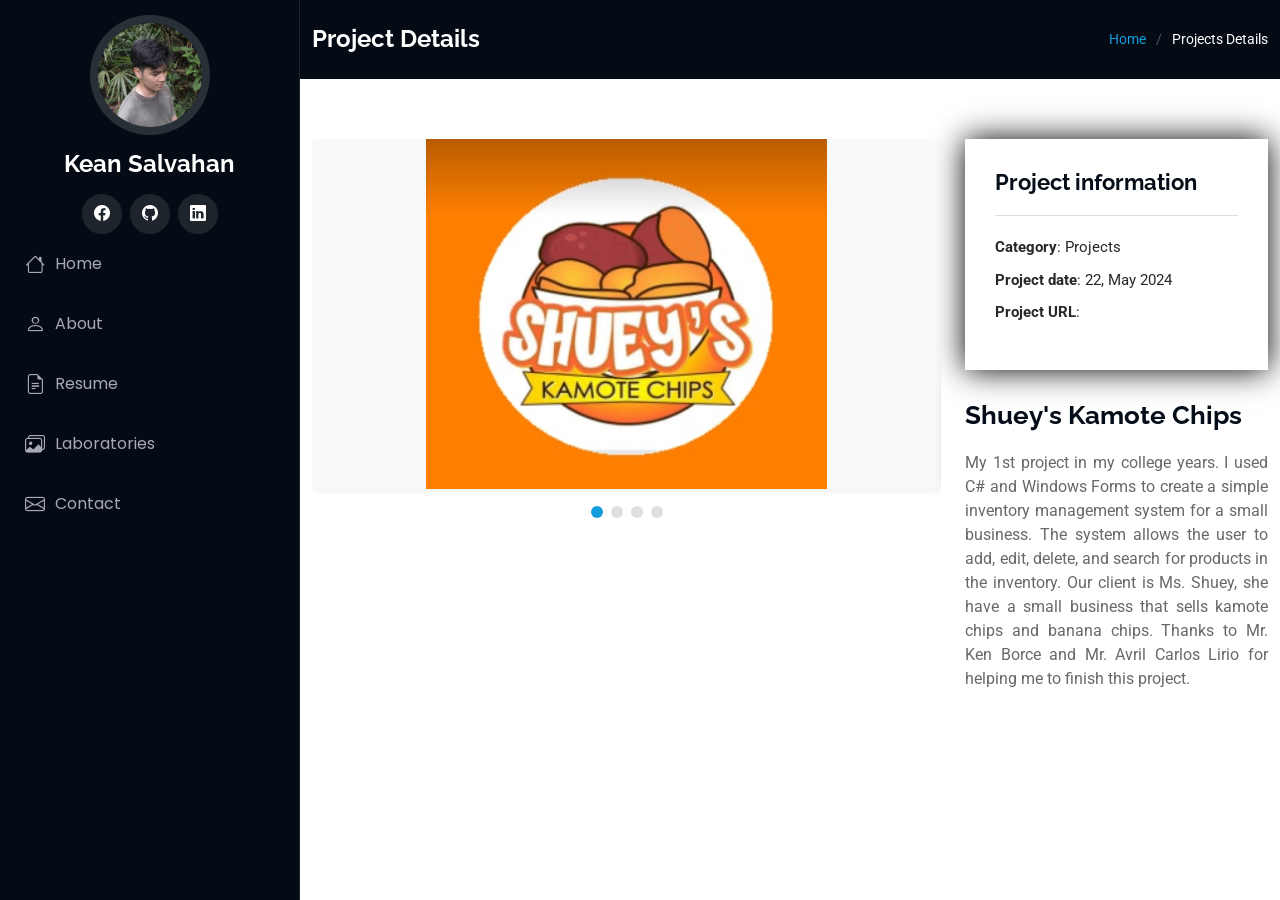
<file: shueyschips.html>
<!DOCTYPE html>
<html lang="en">

<head>
  <meta charset="utf-8">
  <meta content="width=device-width, initial-scale=1.0" name="viewport">
  <title>Projects </title>
  <meta content="" name="description">
  <meta content="" name="keywords">

  <!-- Favicons -->
  <link href="assets/img/favicon.png" rel="icon">
  <link href="assets/img/apple-touch-icon.png" rel="apple-touch-icon">

  <!-- Fonts -->
  <link href="https://fonts.googleapis.com" rel="preconnect">
  <link href="https://fonts.gstatic.com" rel="preconnect" crossorigin>
  <link href="https://fonts.googleapis.com/css2?family=Roboto:ital,wght@0,100;0,300;0,400;0,500;0,700;0,900;1,100;1,300;1,400;1,500;1,700;1,900&family=Poppins:ital,wght@0,100;0,200;0,300;0,400;0,500;0,600;0,700;0,800;0,900;1,100;1,200;1,300;1,400;1,500;1,600;1,700;1,800;1,900&family=Raleway:ital,wght@0,100;0,200;0,300;0,400;0,500;0,600;0,700;0,800;0,900;1,100;1,200;1,300;1,400;1,500;1,600;1,700;1,800;1,900&display=swap" rel="stylesheet">

  <!-- Vendor CSS Files -->
  <link href="assets/vendor/bootstrap/css/bootstrap.min.css" rel="stylesheet">
  <link href="assets/vendor/bootstrap-icons/bootstrap-icons.css" rel="stylesheet">
  <link href="assets/vendor/aos/aos.css" rel="stylesheet">
  <link href="assets/vendor/glightbox/css/glightbox.min.css" rel="stylesheet">
  <link href="assets/vendor/swiper/swiper-bundle.min.css" rel="stylesheet">

  <!-- Main CSS File -->
  <link href="assets/css/main.css" rel="stylesheet">

  <!-- =======================================================
  * Template Name: iPortfolio
  * Template URL: https://bootstrapmade.com/iportfolio-bootstrap-portfolio-websites-template/
  * Updated: Jun 29 2024 with Bootstrap v5.3.3
  * Author: BootstrapMade.com
  * License: https://bootstrapmade.com/license/
  ======================================================== -->
</head>

<body class="portfolio-details-page">

  <header id="header" class="header dark-background d-flex flex-column">
    <i class="header-toggle d-xl-none bi bi-list"></i>

    <div class="profile-img">
      <img src="assets/img/pogi.jpg" alt="" class="img-fluid rounded-circle">
    </div>

    <a href="index.html" class="logo d-flex align-items-center justify-content-center">
      <!-- Uncomment the line below if you also wish to use an image logo -->
      <!-- <img src="assets/img/logo.png" alt=""> -->
      <h1 class="sitename">Kean Salvahan</h1>
    </a>

    <div class="social-links text-center">
      
      <a href="https://www.facebook.com/knslvhn" class="facebook"><i class="bi bi-facebook"></i></a>
      <a href="https://github.com/kenji0011" class="github"><i class="bi bi-github"></i></a>
      <a href="https://www.linkedin.com/in/salvahan-kean-gabriel-e-06760537b" class="linkedin"><i class="bi bi-linkedin"></i></a>
    </div>

    <nav id="navmenu" class="navmenu">
      <ul>
        <li><a href="#hero"><i class="bi bi-house navicon"></i>Home</a></li>
        <li><a href="#about"><i class="bi bi-person navicon"></i> About</a></li>
        <li><a href="#resume"><i class="bi bi-file-earmark-text navicon"></i> Resume</a></li>
        <li><a href="#portfolio"><i class="bi bi-images navicon"></i> Laboratories</a></li>
        
        <li><a href="#contact"><i class="bi bi-envelope navicon"></i> Contact</a></li>
      </ul>
    </nav>

  </header>

  <main class="main">

    <!-- Page Title -->
    <div class="page-title dark-background">
      <div class="container d-lg-flex justify-content-between align-items-center">
        <h1 class="mb-2 mb-lg-0">Project Details</h1>
        <nav class="breadcrumbs">
          <ol>
            <li><a href="index.html">Home</a></li>
            <li class="current">Projects Details</li>
          </ol>
        </nav>
      </div>
    </div><!-- End Page Title -->

    <!-- Portfolio Details Section -->
    <section id="portfolio-details" class="portfolio-details section">

      <div class="container" data-aos="fade-up" data-aos-delay="100">

        <div class="row gy-4">

          <div class="col-lg-8">
            <div class="portfolio-details-slider swiper init-swiper">

              <script type="application/json" class="swiper-config">
                {
                  "loop": true,
                  "speed": 600,
                  "autoplay": {
                    "delay": 5000
                  },
                  "slidesPerView": "auto",
                  "pagination": {
                    "el": ".swiper-pagination",
                    "type": "bullets",
                    "clickable": true
                  }
                }
              </script>

              <div class="swiper-wrapper align-items-center">

                <div class="swiper-slide">
                  <img src="assets/img/shueyschips.jpg" alt="">
                </div>

                <div class="swiper-slide">
                  <img src="assets/img/chips.jpg" alt="">
                </div>

                <div class="swiper-slide">
                  <img src="assets/img/dashboardshuey.png" alt="">
                </div>

                <div class="swiper-slide">
                  <img src="assets/img/kamote.png" alt="">
                </div>

              </div>
              <div class="swiper-pagination"></div>
            </div>
          </div>

          <div class="col-lg-4">
            <div class="portfolio-info" data-aos="fade-up" data-aos-delay="200">
              <h3>Project information</h3>
              <ul>
                <li><strong>Category</strong>: Projects</li>
                
                <li><strong>Project date</strong>: 22, May 2024</li>
                <li><strong>Project URL</strong>: <a href="#"></a></li>
              </ul>
            </div>
            <div class="portfolio-description" data-aos="fade-up" data-aos-delay="300">
              <h2>Shuey's Kamote Chips</h2>
              <p>
                My 1st project in my college years. I used C# and Windows Forms to create a simple inventory management system for a small business. The system allows the user to add, edit, delete, and search for products in the inventory. Our client is Ms. Shuey, she have a small business that sells kamote chips and banana chips. Thanks to Mr. Ken Borce and Mr. Avril Carlos Lirio for helping me to finish this project.
              </p>
            </div>
          </div>

        </div>

      </div>

    </section><!-- /Portfolio Details Section -->

  </main>

  <!-- Scroll Top -->
  <a href="#" id="scroll-top" class="scroll-top d-flex align-items-center justify-content-center"><i class="bi bi-arrow-up-short"></i></a>

  <!-- Preloader -->
  <div id="preloader"></div>

  <!-- Vendor JS Files -->
  <script src="assets/vendor/bootstrap/js/bootstrap.bundle.min.js"></script>
  <script src="assets/vendor/php-email-form/validate.js"></script>
  <script src="assets/vendor/aos/aos.js"></script>
  <script src="assets/vendor/typed.js/typed.umd.js"></script>
  <script src="assets/vendor/purecounter/purecounter_vanilla.js"></script>
  <script src="assets/vendor/waypoints/noframework.waypoints.js"></script>
  <script src="assets/vendor/glightbox/js/glightbox.min.js"></script>
  <script src="assets/vendor/imagesloaded/imagesloaded.pkgd.min.js"></script>
  <script src="assets/vendor/isotope-layout/isotope.pkgd.min.js"></script>
  <script src="assets/vendor/swiper/swiper-bundle.min.js"></script>

  <!-- Main JS File -->
  <script src="assets/js/main.js"></script>

</body>

</html>
</file>
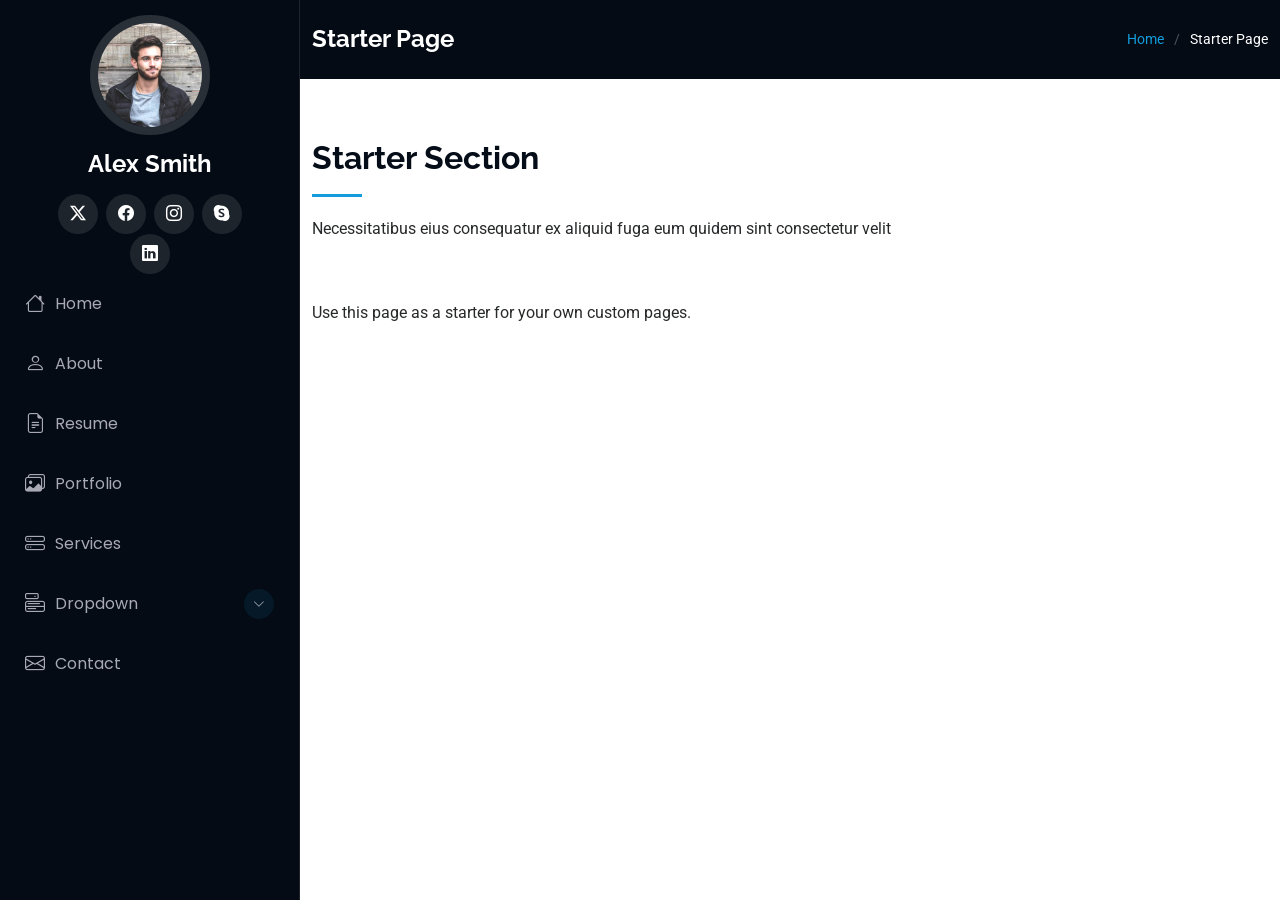
<file: starter-page.html>
<!DOCTYPE html>
<html lang="en">

<head>
  <meta charset="utf-8">
  <meta content="width=device-width, initial-scale=1.0" name="viewport">
  <title>Starter Page - iPortfolio Bootstrap Template</title>
  <meta content="" name="description">
  <meta content="" name="keywords">

  <!-- Favicons -->
  <link href="assets/img/favicon.png" rel="icon">
  <link href="assets/img/apple-touch-icon.png" rel="apple-touch-icon">

  <!-- Fonts -->
  <link href="https://fonts.googleapis.com" rel="preconnect">
  <link href="https://fonts.gstatic.com" rel="preconnect" crossorigin>
  <link href="https://fonts.googleapis.com/css2?family=Roboto:ital,wght@0,100;0,300;0,400;0,500;0,700;0,900;1,100;1,300;1,400;1,500;1,700;1,900&family=Poppins:ital,wght@0,100;0,200;0,300;0,400;0,500;0,600;0,700;0,800;0,900;1,100;1,200;1,300;1,400;1,500;1,600;1,700;1,800;1,900&family=Raleway:ital,wght@0,100;0,200;0,300;0,400;0,500;0,600;0,700;0,800;0,900;1,100;1,200;1,300;1,400;1,500;1,600;1,700;1,800;1,900&display=swap" rel="stylesheet">

  <!-- Vendor CSS Files -->
  <link href="assets/vendor/bootstrap/css/bootstrap.min.css" rel="stylesheet">
  <link href="assets/vendor/bootstrap-icons/bootstrap-icons.css" rel="stylesheet">
  <link href="assets/vendor/aos/aos.css" rel="stylesheet">
  <link href="assets/vendor/glightbox/css/glightbox.min.css" rel="stylesheet">
  <link href="assets/vendor/swiper/swiper-bundle.min.css" rel="stylesheet">

  <!-- Main CSS File -->
  <link href="assets/css/main.css" rel="stylesheet">

  <!-- =======================================================
  * Template Name: iPortfolio
  * Template URL: https://bootstrapmade.com/iportfolio-bootstrap-portfolio-websites-template/
  * Updated: Jun 29 2024 with Bootstrap v5.3.3
  * Author: BootstrapMade.com
  * License: https://bootstrapmade.com/license/
  ======================================================== -->
</head>

<body class="starter-page-page">

  <header id="header" class="header dark-background d-flex flex-column">
    <i class="header-toggle d-xl-none bi bi-list"></i>

    <div class="profile-img">
      <img src="assets/img/my-profile-img.jpg" alt="" class="img-fluid rounded-circle">
    </div>

    <a href="index.html" class="logo d-flex align-items-center justify-content-center">
      <!-- Uncomment the line below if you also wish to use an image logo -->
      <!-- <img src="assets/img/logo.png" alt=""> -->
      <h1 class="sitename">Alex Smith</h1>
    </a>

    <div class="social-links text-center">
      <a href="#" class="twitter"><i class="bi bi-twitter-x"></i></a>
      <a href="#" class="facebook"><i class="bi bi-facebook"></i></a>
      <a href="#" class="instagram"><i class="bi bi-instagram"></i></a>
      <a href="#" class="google-plus"><i class="bi bi-skype"></i></a>
      <a href="#" class="linkedin"><i class="bi bi-linkedin"></i></a>
    </div>

    <nav id="navmenu" class="navmenu">
      <ul>
        <li><a href="#hero"><i class="bi bi-house navicon"></i>Home</a></li>
        <li><a href="#about"><i class="bi bi-person navicon"></i> About</a></li>
        <li><a href="#resume"><i class="bi bi-file-earmark-text navicon"></i> Resume</a></li>
        <li><a href="#portfolio"><i class="bi bi-images navicon"></i> Portfolio</a></li>
        <li><a href="#services"><i class="bi bi-hdd-stack navicon"></i> Services</a></li>
        <li class="dropdown"><a href="#"><i class="bi bi-menu-button navicon"></i> <span>Dropdown</span> <i class="bi bi-chevron-down toggle-dropdown"></i></a>
          <ul>
            <li><a href="#">Dropdown 1</a></li>
            <li class="dropdown"><a href="#"><span>Deep Dropdown</span> <i class="bi bi-chevron-down toggle-dropdown"></i></a>
              <ul>
                <li><a href="#">Deep Dropdown 1</a></li>
                <li><a href="#">Deep Dropdown 2</a></li>
                <li><a href="#">Deep Dropdown 3</a></li>
                <li><a href="#">Deep Dropdown 4</a></li>
                <li><a href="#">Deep Dropdown 5</a></li>
              </ul>
            </li>
            <li><a href="#">Dropdown 2</a></li>
            <li><a href="#">Dropdown 3</a></li>
            <li><a href="#">Dropdown 4</a></li>
          </ul>
        </li>
        <li><a href="#contact"><i class="bi bi-envelope navicon"></i> Contact</a></li>
      </ul>
    </nav>

  </header>

  <main class="main">

    <!-- Page Title -->
    <div class="page-title dark-background">
      <div class="container d-lg-flex justify-content-between align-items-center">
        <h1 class="mb-2 mb-lg-0">Starter Page</h1>
        <nav class="breadcrumbs">
          <ol>
            <li><a href="index.html">Home</a></li>
            <li class="current">Starter Page</li>
          </ol>
        </nav>
      </div>
    </div><!-- End Page Title -->

    <!-- Starter Section Section -->
    <section id="starter-section" class="starter-section section">

      <!-- Section Title -->
      <div class="container section-title" data-aos="fade-up">
        <h2>Starter Section</h2>
        <p>Necessitatibus eius consequatur ex aliquid fuga eum quidem sint consectetur velit</p>
      </div><!-- End Section Title -->

      <div class="container" data-aos="fade-up">
        <p>Use this page as a starter for your own custom pages.</p>
      </div>

    </section><!-- /Starter Section Section -->

  </main>

  <!-- Scroll Top -->
  <a href="#" id="scroll-top" class="scroll-top d-flex align-items-center justify-content-center"><i class="bi bi-arrow-up-short"></i></a>

  <!-- Preloader -->
  <div id="preloader"></div>

  <!-- Vendor JS Files -->
  <script src="assets/vendor/bootstrap/js/bootstrap.bundle.min.js"></script>
  <script src="assets/vendor/php-email-form/validate.js"></script>
  <script src="assets/vendor/aos/aos.js"></script>
  <script src="assets/vendor/typed.js/typed.umd.js"></script>
  <script src="assets/vendor/purecounter/purecounter_vanilla.js"></script>
  <script src="assets/vendor/waypoints/noframework.waypoints.js"></script>
  <script src="assets/vendor/glightbox/js/glightbox.min.js"></script>
  <script src="assets/vendor/imagesloaded/imagesloaded.pkgd.min.js"></script>
  <script src="assets/vendor/isotope-layout/isotope.pkgd.min.js"></script>
  <script src="assets/vendor/swiper/swiper-bundle.min.js"></script>

  <!-- Main JS File -->
  <script src="assets/js/main.js"></script>

</body>

</html>
</file>
<file: assets/css/main.css>
/**
* Template Name: iPortfolio
* Template URL: https://bootstrapmade.com/iportfolio-bootstrap-portfolio-websites-template/
* Updated: Jun 29 2024 with Bootstrap v5.3.3
* Author: BootstrapMade.com
* License: https://bootstrapmade.com/license/
*/

/*--------------------------------------------------------------
# Font & Color Variables
# Help: https://bootstrapmade.com/color-system/
--------------------------------------------------------------*/
/* Fonts */
:root {
  --default-font: "Roboto",  system-ui, -apple-system, "Segoe UI", Roboto, "Helvetica Neue", Arial, "Noto Sans", "Liberation Sans", sans-serif, "Apple Color Emoji", "Segoe UI Emoji", "Segoe UI Symbol", "Noto Color Emoji";
 --heading-font: "Raleway",  sans-serif;
  --nav-font: "Poppins",  sans-serif;
}

/* Global Colors - The following color variables are used throughout the website. Updating them here will change the color scheme of the entire website */
:root { 
  --background-color: #ffffff; /* Background color for the entire website, including individual sections */
  --default-color: #272829; /* Default color used for the majority of the text content across the entire website */
  --heading-color: #050d18; /* Color for headings, subheadings and title throughout the website */
  --accent-color: #149ddd; /* Accent color that represents your brand on the website. It's used for buttons, links, and other elements that need to stand out */
  --surface-color: #ffffff; /* The surface color is used as a background of boxed elements within sections, such as cards, icon boxes, or other elements that require a visual separation from the global background. */
  --contrast-color: #ffffff; /* Contrast color for text, ensuring readability against backgrounds of accent, heading, or default colors. */
}

/* Nav Menu Colors - The following color variables are used specifically for the navigation menu. They are separate from the global colors to allow for more customization options */
:root {
  --nav-color: #a8a9b4;  /* The default color of the main navmenu links */
  --nav-hover-color: #ffffff; /* Applied to main navmenu links when they are hovered over or active */
  --nav-mobile-background-color: #040b14; /* Used as the background color for mobile navigation menu */
  --nav-dropdown-background-color: #040b14; /* Used as the background color for dropdown items that appear when hovering over primary navigation items */
  --nav-dropdown-color: #a8a9b4; /* Used for navigation links of the dropdown items in the navigation menu. */
  --nav-dropdown-hover-color: #ffffff; /* Similar to --nav-hover-color, this color is applied to dropdown navigation links when they are hovered over. */
}

/* Color Presets - These classes override global colors when applied to any section or element, providing reuse of the sam color scheme. */

.light-background {
  --background-color: #f4fafd;
  --surface-color: #ffffff;
}

.dark-background {
  --background-color: #040b14;
  --default-color: #ffffff;
  --heading-color: #ffffff;
  --surface-color: #151f2b;
  --contrast-color: #ffffff;
}

/* Smooth scroll */
:root {
  scroll-behavior: smooth;
}

/*--------------------------------------------------------------
# General Styling & Shared Classes
--------------------------------------------------------------*/
body {
  color: var(--default-color);
  background-color: var(--background-color);
  font-family: var(--default-font);
}

a {
  color: var(--accent-color);
  text-decoration: none;
 transition: 0.3s;
}

a:hover {
  color: color-mix(in srgb, var(--accent-color), transparent 25%);
  text-decoration: none;
}

h1,
h2,
h3,
h4,
h5,
h6 {
  color: var(--heading-color);
  font-family: var(--heading-font);
}

/* PHP Email Form Messages
------------------------------*/
.php-email-form .error-message {
  display: none;
  background: #df1529;
  color: #ffffff;
  text-align: left;
  padding: 15px;
  margin-bottom: 24px;
  font-weight: 600;
}

.php-email-form .sent-message {
  display: none;
  color: #ffffff;
  background: #059652;
  text-align: center;
 padding: 15px;
  margin-bottom: 24px;
  font-weight: 600;
}

.php-email-form .loading {
  display: none;
  background: var(--surface-color);
  text-align: center;
  padding: 15px;
  margin-bottom: 24px;
}

.php-email-form .loading:before {
  content: "";
  display: inline-block;
  border-radius: 50%;
  width: 24px;
  height: 24px;
  margin: 0 10px -6px 0;
  border: 3px solid var(--accent-color);
  border-top-color: var(--surface-color);
  animation: php-email-form-loading 1s linear infinite;
}

@keyframes php-email-form-loading {
  0% {
    transform: rotate(0deg);
  }

  100% {
    transform: rotate(360deg);
  }
}

/*--------------------------------------------------------------
# Global Header
--------------------------------------------------------------*/
.header {
  color: var(--default-color);
  background-color: var(--background-color);
  position: fixed;
  top: 0;
  left: 0;
  bottom: 0;
  padding: 0 15px;
  width: 300px;
  transition: all ease-in-out 0.3s;
  overflow-y: auto;
  z-index: 997;
  border-right: 1px solid color-mix(in srgb, var(--default-color), transparent 90%);
}

.header .profile-img img {
  margin: 15px auto;
  display: block;
  width: 120px;
  border: 8px solid color-mix(in srgb, var(--default-color), transparent 85%);
}

.header .logo {
  line-height: 1;
  margin-bottom: 15px;
}

.header .logo img {
  max-height: 32px;
  margin-right: 8px;
}

.header .logo h1 {
  font-size: 24px;
  margin: 0;
  font-weight: 700;
  color: var(--heading-color);
}

.header .social-links {
  margin: 0 20px 0;
}

.header .social-links a {
  font-size: 16px;
  display: inline-flex;
  align-items: center;
  justify-content: center;
  background: color-mix(in srgb, var(--default-color), transparent 90%);
  color: var(--default-color);
  margin: 0 2px;
  border-radius: 50%;
  text-align: center;
 width: 40px;
  height: 40px;
  transition: 0.3s;
}

.header .social-links a:hover {
  color: var(--contrast-color);
  background: var(--accent-color);
}

@media (min-width: 1200px) {

  .header~main,
  .header~#footer {
    margin-left: 300px;
  }
}

@media (max-width: 1199px) {
  .header {
    left: -100%;
  }
}

.header.header-show {
  left: 0;
}

.header .header-toggle {
  color: var(--contrast-color);
  background-color: var(--accent-color);
  font-size: 22px;
  display: flex;
  align-items: center;
  justify-content: center;
  width: 40px;
  height: 40px;
  border-radius: 50%;
  cursor: pointer;
  position: fixed;
  top: 15px;
  right: 15px;
  z-index: 9999;
  transition: background-color 0.3s;
}

.header .header-toggle:hover {
  color: var(--contrast-color);
  background-color: color-mix(in srgb, var(--accent-color) 90%, white 15%);
}

/*--------------------------------------------------------------
# Navigation Menu
--------------------------------------------------------------*/
.mobile-nav-toggle {
  display: none;
}

.navmenu {
  padding: 0;
  z-index: 9997;
}

.navmenu ul {
  list-style: none;
  padding: 0 0 20px 0;
  margin: 0;
}

.navmenu a,
.navmenu a:focus {
  color: var(--nav-color);
  padding: 15px 10px;
  font-family: var(--nav-font);
  font-size: 16px;
  font-weight: 400;
  display: flex;
  align-items: center;
  white-space: nowrap;
  transition: 0.3s;
  width: 100%;
}

.navmenu a .navicon,
.navmenu a:focus .navicon {
  font-size: 20px;
  margin-right: 10px;
}

.navmenu a .toggle-dropdown,
.navmenu a:focus .toggle-dropdown {
  font-size: 12px;
  line-height: 0;
  margin-left: auto;
  width: 30px;
  height: 30px;
  display: flex;
  align-items: center;
  justify-content: center;
  border-radius: 50%;
  transition: 0.3s;
  flex-shrink: 0;
  background-color: color-mix(in srgb, var(--accent-color), transparent 90%);
}

.navmenu a .toggle-dropdown:hover,
.navmenu a:focus .toggle-dropdown:hover {
  background-color: var(--accent-color);
  color: var(--contrast-color);
}

.navmenu a:hover,
.navmenu .active,
.navmenu .active:focus {
  color: var(--nav-hover-color);
}

.navmenu a:hover .navicon,
.navmenu .active .navicon,
.navmenu .active:focus .navicon {
  color: var(--accent-color);
}

.navmenu .active .toggle-dropdown,
.navmenu .active:focus .toggle-dropdown {
  background-color: var(--accent-color);
  color: var(--contrast-color);
  transform: rotate(180deg);
}

.navmenu .dropdown {
  display: block;
}

.navmenu .dropdown a,
.navmenu .dropdown a:focus {
  color: --nav-dropdown-color;
}

.navmenu .dropdown a:hover,
.navmenu .dropdown .active,
.navmenu .dropdown .active:focus {
  color: var(--nav-dropdown-hover-color);
}

.navmenu .dropdown ul {
  position: static;
  display: none;
  z-index: 99;
  padding: 5px 10px;
  margin: 5px 10px;
  background-color: var(--nav-dropdown-background-color);
  border: 1px solid color-mix(in srgb, var(--default-color), transparent 90%);
  box-shadow: none;
  transition: all 0.5s ease-in-out;
}

.navmenu .dropdown ul ul {
  background-color: rgba(3, 37, 41, 0.1);
}

.navmenu .dropdown>.dropdown-active {
  display: block;
  background-color: rgba(33, 37, 41, 0.03);
}

/*--------------------------------------------------------------
# Global Footer
--------------------------------------------------------------*/
.footer {
  color: var(--default-color);
  background-color: var(--background-color);
  font-size: 14px;
  padding: 40px 0;
  position: relative;
  border-top: 1px solid color-mix(in srgb, var(--default-color), transparent 90%);
}

.footer .copyright p {
  margin-bottom: 0;
}

.footer .credits {
  margin-top: 4px;
  font-size: 13px;
  text-align: center;
}

/*--------------------------------------------------------------
# Preloader
--------------------------------------------------------------*/
#preloader {
  position: fixed;
  inset: 0;
  z-index: 999999;
  overflow: hidden;
  background: var(--background-color);
  transition: all 0.6s ease-out;
}

#preloader:before {
  content: "";
  position: fixed;
  top: calc(50% - 30px);
  left: calc(50% - 30px);
  border: 6px solid #ffffff;
  border-color: var(--accent-color) transparent var(--accent-color) transparent;
  border-radius: 50%;
  width: 60px;
  height: 60px;
  animation: animate-preloader 1.5s linear infinite;
}

@keyframes animate-preloader {
  0% {
    transform: rotate(0deg);
  }

  100% {
    transform: rotate(360deg);
  }
}

/*--------------------------------------------------------------
# Scroll Top Button
--------------------------------------------------------------*/
.scroll-top {
  position: fixed;
  visibility: hidden;
  opacity: 0;
  right: 15px;
  bottom: -15px;
  z-index: 99999;
  background-color: var(--accent-color);
  width: 4px;
  height: 44px;
  border-radius: 50px;
  transition: all 0.4s;
}

.scroll-top i {
  font-size: 24px;
  color: var(--contrast-color);
  line-height: 0;
}

.scroll-top:hover {
  background-color: color-mix(in srgb, var(--accent-color), transparent 20%);
  color: var(--contrast-color);
}

.scroll-top.active {
  visibility: visible;
  opacity: 1;
  bottom: 15px;
}

/*--------------------------------------------------------------
# Disable aos animation delay on mobile devices
--------------------------------------------------------------*/
@media screen and (max-width: 768px) {
  [data-aos-delay] {
    transition-delay: 0 !important;
  }
}

/*--------------------------------------------------------------
# Global Page Titles & Breadcrumbs
--------------------------------------------------------------*/
.page-title {
  color: var(--default-color);
  background-color: var(--background-color);
  padding: 25px 0;
  position: relative;
}

.page-title h1 {
  font-size: 24px;
  font-weight: 700;
}

.page-title .breadcrumbs ol {
  display: flex;
  flex-wrap: wrap;
  list-style: none;
  padding: 0;
  margin: 0;
  font-size: 14px;
  font-weight: 400;
}

.page-title .breadcrumbs ol li+li {
 padding-left: 10px;
}

.page-title .breadcrumbs ol li+li::before {
  content: "/";
  display: inline-block;
  padding-right: 10px;
  color: color-mix(in srgb, var(--default-color), transparent 70%);
}

/*--------------------------------------------------------------
# Global Sections
--------------------------------------------------------------*/
section,
.section {
  color: var(--default-color);
  background-color: var(--background-color);
  padding: 60px 0;
  overflow: clip;
}

/*--------------------------------------------------------------
# Global Section Titles
--------------------------------------------------------------*/
.section-title {
  padding-bottom: 60px;
  position: relative;
}

.section-title h2 {
  font-size: 32px;
  font-weight: 700;
  margin-bottom: 20px;
  padding-bottom: 20px;
  position: relative;
}

.section-title h2:after {
  content: "";
  position: absolute;
  display: block;
  width: 50px;
  height: 3px;
  background: var(--accent-color);
  left: 0;
  bottom: 0;
}

.section-title p {
  margin-bottom: 0;
}

/*--------------------------------------------------------------
# Hero Section
--------------------------------------------------------------*/
.hero {
  width: 100%;
  min-height: 100vh;
  position: relative;
  padding: 80px 0;
  display: flex;
  align-items: center;
  justify-content: center;
}

.hero img {
  position: absolute;
  inset: 0;
  display: block;
  width: 100%;
  height: 100%;
  object-fit: cover;
  z-index: 1;
}

.hero:before {
  content: "";
  background: color-mix(in srgb, var(--background-color), transparent 70%);
  position: absolute;
  inset: 0;
  z-index: 2;
}

.hero .container {
  position: relative;
  z-index: 3;
}

.hero h2 {
  margin: 0;
  font-size: 64px;
  font-weight: 700;
}

.hero p {
  margin: 5px 0 0 0;
  font-size: 26px;
}

.hero p span {
  letter-spacing: 1px;
  border-bottom: 2px solid var(--accent-color);
}

.hero .social-links {
  margin-top: 25px;
}

.hero .social-links a {
  font-size: 24px;
  display: inline-block;
  color: color-mix(in srgb, var(--default-color), transparent 50%);
  line-height: 1;
  margin-right: 20px;
  transition: 0.3s;
}

.hero .social-links a:hover {
  color: var(--accent-color);
}

@media (max-width: 768px) {
  .hero h2 {
    font-size: 32px;
  }

  .hero p {
    font-size: 20px;
  }
}

/*--------------------------------------------------------------
# About Section
--------------------------------------------------------------*/
.about .content h2 {
  font-weight: 700;
  font-size: 24px;
}

.about .content ul {
  list-style: none;
  padding: 0;
}

.about .content ul li {
  margin-bottom: 20px;
  display: flex;
  align-items: center;
}

.about .content ul strong {
  margin-right: 10px;
}

.about .content ul i {
  font-size: 16px;
  margin-right: 5px;
  color: var(--accent-color);
  line-height: 0;
}

/*--------------------------------------------------------------
# Stats Section
--------------------------------------------------------------*/
.stats .stats-item {
  padding: 30px;
  width: 100%;
}

.stats .stats-item i {
  color: var(--accent-color);
  display: block;
  font-size: 44px;
  float: left;
  line-height: 0;
}

.stats .stats-item .purecounter {
  color: var(--heading-color);
  font-size: 48px;
  line-height: 40px;
  display: block;
  font-weight: 700;
  margin-left: 60px;
}

.stats .stats-item p {
  color: color-mix(in srgb, var(--default-color), transparent 40%);
  padding: 15px 0 0 0;
  margin: 0 0 0 60px;
  font-family: var(--heading-font);
  font-size: 14px;
}

/*--------------------------------------------------------------
# Skills Section
--------------------------------------------------------------*/
.skills .progress {
  height: 60px;
  display: block;
  background: none;
  border-radius: 0;
}

.skills .progress .skill {
  color: var(--heading-color);
  padding: 0;
  margin: 0 0 6px 0;
  text-transform: uppercase;
  display: block;
  font-weight: 600;
  font-family: var(--heading-font);
}

.skills .progress .skill .val {
  float: right;
  font-style: normal;
}

.skills .progress-bar-wrap {
  background: color-mix(in srgb, var(--default-color), transparent 90%);
  height: 10px;
}

.skills .progress-bar {
  width: 1px;
  height: 10px;
  transition: 0.9s;
  background-color: var(--accent-color);
}

/*--------------------------------------------------------------
# Resume Section
--------------------------------------------------------------*/
.resume .resume-title {
  color: var(--heading-color);
  font-size: 26px;
  font-weight: 700;
  margin-top: 20px;
  margin-bottom: 20px;
}

.resume .resume-item {
  padding: 0 0 20px 20px;
  margin-top: -2px;
  border-left: 2px solid var(--accent-color);
  position: relative;
}

.resume .resume-item h4 {
  line-height: 18px;
  font-size: 18px;
  font-weight: 600;
  text-transform: uppercase;
  color: color-mix(in srgb, var(--default-color), transparent 20%);
  margin-bottom: 10px;
}

.resume .resume-item h5 {
  font-size: 16px;
  padding: 5px 15px;
  display: inline-block;
  font-weight: 600;
  margin-bottom: 10px;
}

.resume .resume-item ul {
  padding-left: 20px;
}

.resume .resume-item ul li {
  padding-bottom: 10px;
}

.resume .resume-item:last-child {
  padding-bottom: 0;
}

.resume .resume-item::before {
  content: "";
  position: absolute;
  width: 16px;
  height: 16px;
  border-radius: 50px;
  left: -9px;
  top: 0;
  background: var(--background-color);
  border: 2px solid var(--accent-color);
}

/*--------------------------------------------------------------
# Portfolio Section
--------------------------------------------------------------*/
.portfolio .portfolio-filters {
  padding: 0;
  margin: 0 auto 20px auto;
  list-style: none;
  text-align: center;
}

.portfolio .portfolio-filters li {
  cursor: pointer;
  display: inline-block;
  padding: 0;
  font-size: 14px;
  font-weight: 400;
  margin: 0 10px;
  line-height: 1;
  text-transform: uppercase;
  margin-bottom: 10px;
  transition: all 0.3s ease-in-out;
}

.portfolio .portfolio-filters li:hover,
.portfolio .portfolio-filters li.filter-active {
  color: var(--accent-color);
}

.portfolio .portfolio-filters li:first-child {
  margin-left: 0;
}

.portfolio .portfolio-filters li:last-child {
  margin-right: 0;
}

@media (max-width: 575px) {
  .portfolio .portfolio-filters li {
    font-size: 14px;
    margin: 0 5px;
  }
}

.portfolio .portfolio-content {
  position: relative;
  overflow: hidden;
}

.portfolio .portfolio-content img {
  transition: 0.3s;
}

.portfolio .portfolio-content .portfolio-info {
  opacity: 0;
  position: absolute;
  inset: 0;
  z-index: 3;
  transition: all ease-in-out 0.3s;
  background: rgba(0, 0, 0, 0.6);
  padding: 15px;
}

.portfolio .portfolio-content .portfolio-info h4 {
  font-size: 14px;
  padding: 5px 10px;
  font-weight: 400;
  color: #ffffff;
  display: inline-block;
  background-color: var(--accent-color);
}

.portfolio .portfolio-content .portfolio-info p {
  position: absolute;
  bottom: 10px;
  text-align: center;
  display: inline-block;
  left: 0;
  right: 0;
  font-size: 16px;
  font-weight: 600;
  color: rgba(255, 255, 255, 0.8);
}

.portfolio .portfolio-content .portfolio-info .preview-link,
.portfolio .portfolio-content .portfolio-info .details-link {
  position: absolute;
  left: calc(50% - 40px);
  font-size: 26px;
  top: calc(50% - 14px);
  color: #fff;
  transition: 0.3s;
  line-height: 1.2;
}

.portfolio .portfolio-content .portfolio-info .preview-link:hover,
.portfolio .portfolio-content .portfolio-info .details-link:hover {
  color: var(--accent-color);
}

.portfolio .portfolio-content .portfolio-info .details-link {
  left: 50%;
  font-size: 34px;
  line-height: 0;
}

.portfolio .portfolio-content:hover .portfolio-info {
  opacity: 1;
}

.portfolio .portfolio-content:hover img {
  transform: scale(1.1);
}

/*--------------------------------------------------------------
# Services Section
--------------------------------------------------------------*/
.services .service-item {
  position: relative;
}

.services .service-item .icon {
  background: var(--accent-color);
  display: flex;
  align-items: center;
  justify-content: center;
  width: 54px;
  height: 54px;
  border-radius: 50%;
  transition: 0.5s;
  border: 1px solid var(--accent-color);
  margin-right: 20px;
}

.services .service-item .icon i {
  color: var(--contrast-color);
  font-size: 24px;
  line-height: 0;
}

.services .service-item:hover .icon {
  background: var(--surface-color);
}

.services .service-item:hover .icon i {
  color: var(--accent-color);
}

.services .service-item .title {
  font-weight: 700;
  margin-bottom: 15px;
  font-size: 18px;
}

.services .service-item .title a {
  color: var(--heading-color);
}

.services .service-item .title a:hover {
  color: var(--accent-color);
}

.services .service-item .description {
  line-height: 24px;
  font-size: 14px;
}

/*--------------------------------------------------------------
# Testimonials Section
--------------------------------------------------------------*/
.testimonials .testimonials-carousel,
.testimonials .testimonials-slider {
  overflow: hidden;
}

.testimonials .testimonial-item {
  box-sizing: content-box;
  text-align: center;
  min-height: 320px;
}

.testimonials .testimonial-item .testimonial-img {
  width: 90px;
  border-radius: 50%;
  margin: 0 auto;
}

.testimonials .testimonial-item h3 {
  font-size: 18px;
  font-weight: bold;
  margin: 10px 0 5px 0;
}

.testimonials .testimonial-item h4 {
  font-size: 14px;
  color: color-mix(in srgb, var(--default-color), transparent 20%);
  margin: 0;
}

.testimonials .testimonial-item .quote-icon-left,
.testimonials .testimonial-item .quote-icon-right {
  color: color-mix(in srgb, var(--accent-color), transparent 40%);
  font-size: 26px;
  line-height: 0;
}

.testimonials .testimonial-item .quote-icon-left {
  display: inline-block;
  left: -5px;
  position: relative;
}

.testimonials .testimonial-item .quote-icon-right {
  display: inline-block;
  right: -5px;
  position: relative;
  top: 10px;
  transform: scale(-1, -1);
}

.testimonials .testimonial-item p {
  font-style: italic;
  margin: 0 15px 15px;
  padding: 20px;
  background-color: var(--surface-color);
  position: relative;
  margin-bottom: 35px;
  border-radius: 6px;
  box-shadow: 0px 2px 15px rgba(0, 0, 0, 0.1);
}

.testimonials .testimonial-item p::after {
  content: "";
  width: 0;
  height: 0;
  border-top: 20px solid var(--surface-color);
  border-right: 20px solid transparent;
  border-left: 20px solid transparent;
  position: absolute;
  bottom: -20px;
  left: calc(50% - 20px);
}

.testimonials .swiper-wrapper {
  height: auto;
}

.testimonials .swiper-pagination {
  margin-top: 40px;
  position: relative;
}

.testimonials .swiper-pagination .swiper-pagination-bullet {
  width: 12px;
  height: 12px;
  background-color: var(--background-color);
  opacity: 1;
  border: 1px solid var(--accent-color);
}

.testimonials .swiper-pagination .swiper-pagination-bullet-active {
  background-color: var(--accent-color);
}

/*--------------------------------------------------------------
# Contact Section
--------------------------------------------------------------*/
.contact .info-wrap {
  background-color: var(--surface-color);
  box-shadow: 0px 0px 20px rgba(0, 0, 0, 0.1);
  padding: 30px;
}

@media (max-width: 575px) {
  .contact .info-wrap {
    padding: 20px;
  }
}

.contact .info-item {
  margin-bottom: 40px;
}

.contact .info-item i {
  font-size: 20px;
  color: var(--accent-color);
  background: color-mix(in srgb, var(--accent-color), transparent 92%);
  width: 44px;
  height: 44px;
  display: flex;
  justify-content: center;
  align-items: center;
  border-radius: 50px;
  transition: all 0.3s ease-in-out;
  margin-right: 15px;
}

.contact .info-item h3 {
  padding: 0;
  font-size: 18px;
  font-weight: 700;
  margin-bottom: 5px;
}

.contact .info-item p {
  padding: 0;
  margin-bottom: 0;
  font-size: 14px;
}

.contact .info-item:hover i {
  background: var(--accent-color);
  color: var(--contrast-color);
}

.contact .php-email-form {
  background-color: var(--surface-color);
  height: 100%;
  padding: 30px;
  box-shadow: 0px 0px 20px rgba(0, 0, 0, 0.1);
}

@media (max-width: 575px) {
  .contact .php-email-form {
    padding: 20px;
  }
}

.contact .php-email-form input[type=text],
.contact .php-email-form input[type=email],
.contact .php-email-form textarea {
  font-size: 14px;
  padding: 10px 15px;
  box-shadow: none;
  border-radius: 0;
  color: var(--default-color);
  background-color: var(--surface-color);
  border-color: color-mix(in srgb, var(--default-color), transparent 80%);
}

.contact .php-email-form input[type=text]:focus,
.contact .php-email-form input[type=email]:focus,
.contact .php-email-form textarea:focus {
  border-color: var(--accent-color);
}

.contact .php-email-form input[type=text]::placeholder,
.contact .php-email-form input[type=email]::placeholder,
.contact .php-email-form textarea::placeholder {
 color: color-mix(in srgb, var(--default-color), transparent 70%);
}

.contact .php-email-form button[type=submit] {
  color: var(--contrast-color);
  background: var(--accent-color);
  border: 0;
  padding: 10px 30px;
  transition: 0.4s;
  border-radius: 50px;
}

.contact .php-email-form button[type=submit]:hover {
  background: color-mix(in srgb, var(--accent-color), transparent 25%);
}

/*--------------------------------------------------------------
# Portfolio Details Section
--------------------------------------------------------------*/
.portfolio-details .portfolio-details-slider img {
  width: 100%;
}

.portfolio-details .portfolio-details-slider .swiper-pagination {
  margin-top: 20px;
  position: relative;
}

.portfolio-details .portfolio-details-slider .swiper-pagination .swiper-pagination-bullet {
  width: 12px;
  height: 12px;
  background-color: color-mix(in srgb, var(--default-color), transparent 85%);
  opacity: 1;
}

.portfolio-details .portfolio-details-slider .swiper-pagination .swiper-pagination-bullet-active {
  background-color: var(--accent-color);
}

.portfolio-details .portfolio-info {
  padding: 30px;
  box-shadow: 0px 0 30px rgba(0, 0, 0.1);
}

.portfolio-details .portfolio-info h3 {
  font-size: 22px;
  font-weight: 700;
  margin-bottom: 20px;
  padding-bottom: 20px;
  border-bottom: 1px solid color-mix(in srgb, var(--default-color), transparent 85%);
}

.portfolio-details .portfolio-info ul {
  list-style: none;
  padding: 0;
  font-size: 15px;
}

.portfolio-details .portfolio-info ul li+li {
  margin-top: 10px;
}

.portfolio-details .portfolio-description {
  padding-top: 30px;
}

.portfolio-details .portfolio-description h2 {
  font-size: 26px;
  font-weight: 700;
  margin-bottom: 20px;
  
}

.portfolio-details .portfolio-description p {
  text-align: justify;
  padding: 0;
 color: color-mix(in srgb, var(--default-color), transparent 30%);
}

/*--------------------------------------------------------------
# Service Details Section
--------------------------------------------------------------*/
.service-details .services-list {
  padding: 10px 30px;
  border: 1px solid color-mix(in srgb, var(--default-color), transparent 90%);
  margin-bottom: 20px;
}

.service-details .services-list a {
  display: block;
  line-height: 1;
  padding: 8px 0 8px 15px;
  border-left: 3px solid color-mix(in srgb, var(--default-color), transparent 70%);
  margin: 20px 0;
  color: color-mix(in srgb, var(--default-color), transparent 20%);
  transition: 0.3s;
}

.service-details .services-list a.active {
  color: var(--heading-color);
  font-weight: 700;
  border-color: var(--accent-color);
}

.service-details .services-list a:hover {
  border-color: var(--accent-color);
}

.service-details .services-img {
  margin-bottom: 20px;
}

.service-details h3 {
  font-size: 26px;
  font-weight: 700;
}

.service-details h4 {
  font-size: 20px;
  font-weight: 700;
}

.service-details p {
  font-size: 15px;
}

.service-details ul {
  list-style: none;
  padding: 0;
  font-size: 15px;
}

.service-details ul li {
  padding: 5px 0;
  display: flex;
  align-items: center;
}

.service-details ul i {
  font-size: 20px;
  margin-right: 8px;
  color: var(--accent-color);
}

/*--------------------------------------------------------------
# Starter Section Section
--------------------------------------------------------------*/
.starter-section {
  /* Add your styles here */
}

/* Consistent image sizing for Project Details slider */
.portfolio-details .portfolio-details-slider .swiper-slide img {
  width: 100%;
  height: 350px;         /* Adjust height as needed */
  object-fit: contain;   /* Show the whole image, no cropping */
  background: #f8f9fa;   /* Optional: light background for empty space */
  border-radius: 8px;
  box-shadow: 0 2px 8px rgba(0,0,0,0.08);
}
</file>
